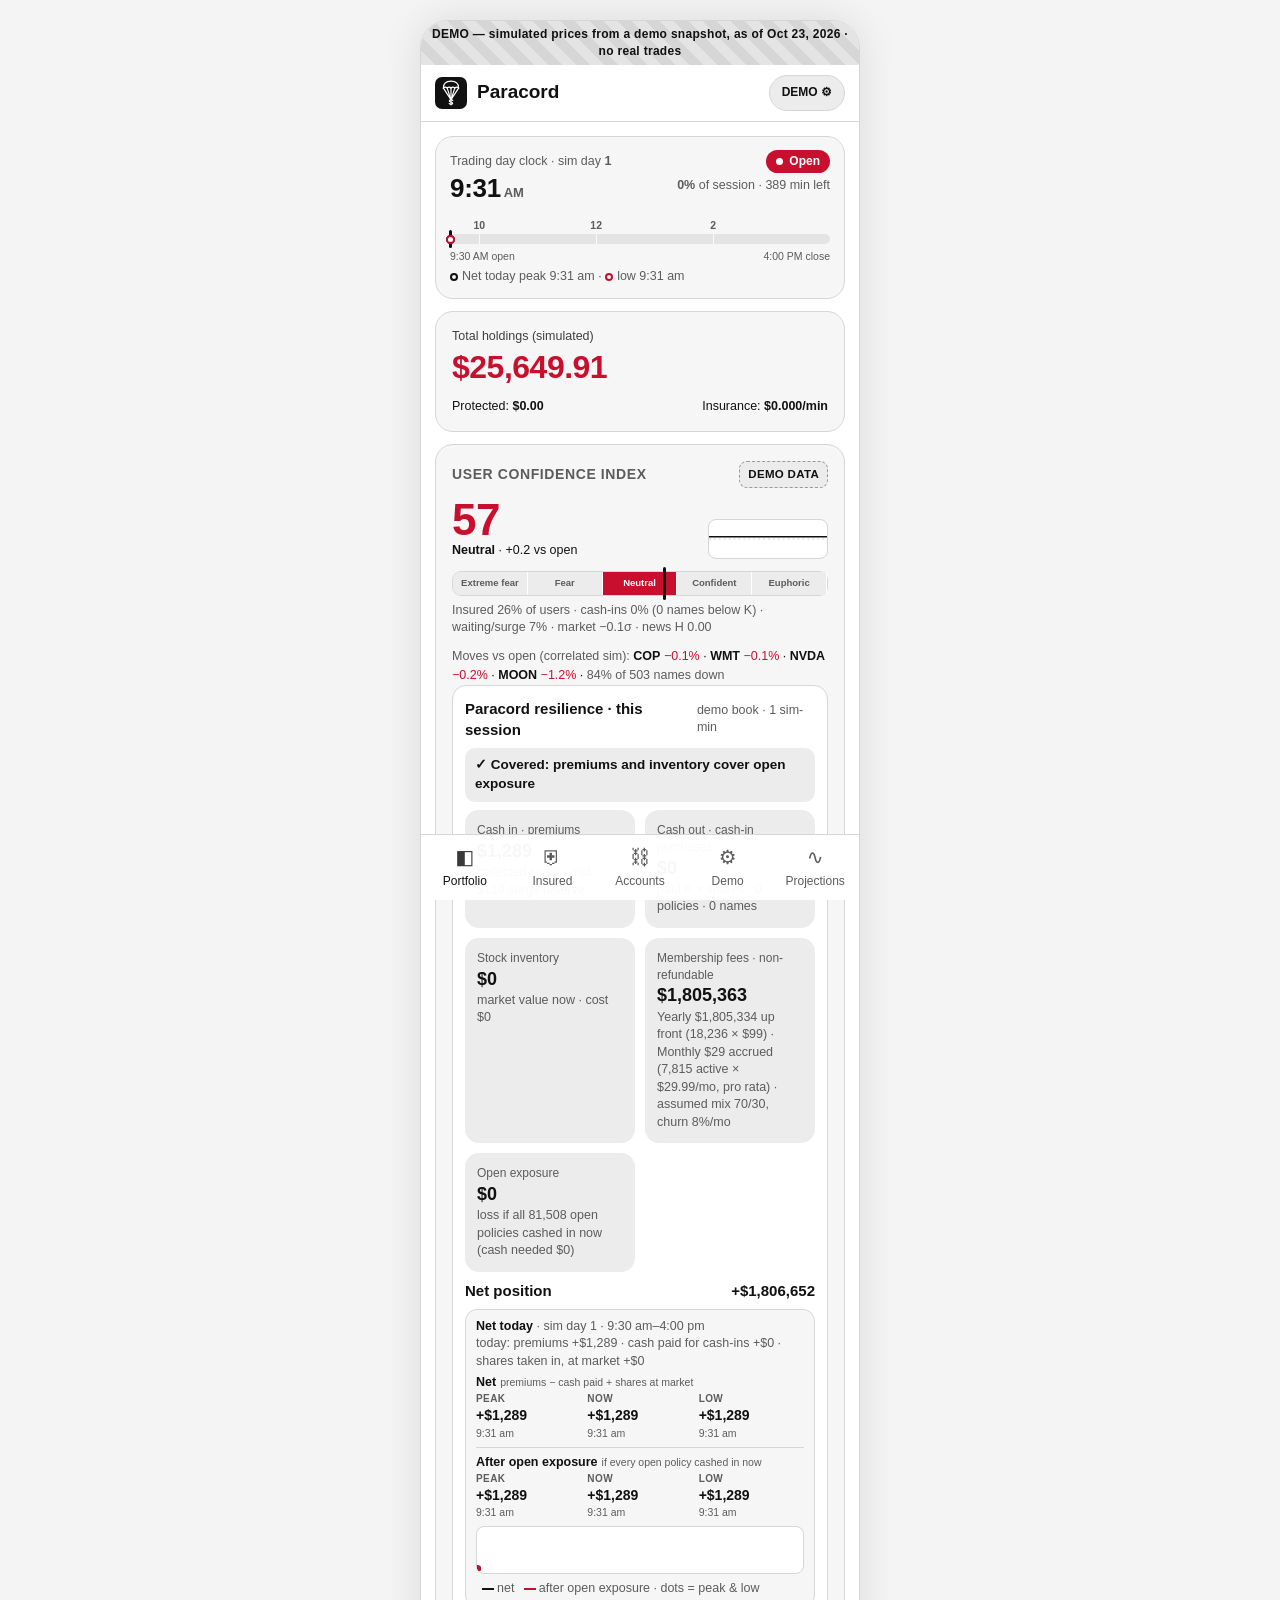
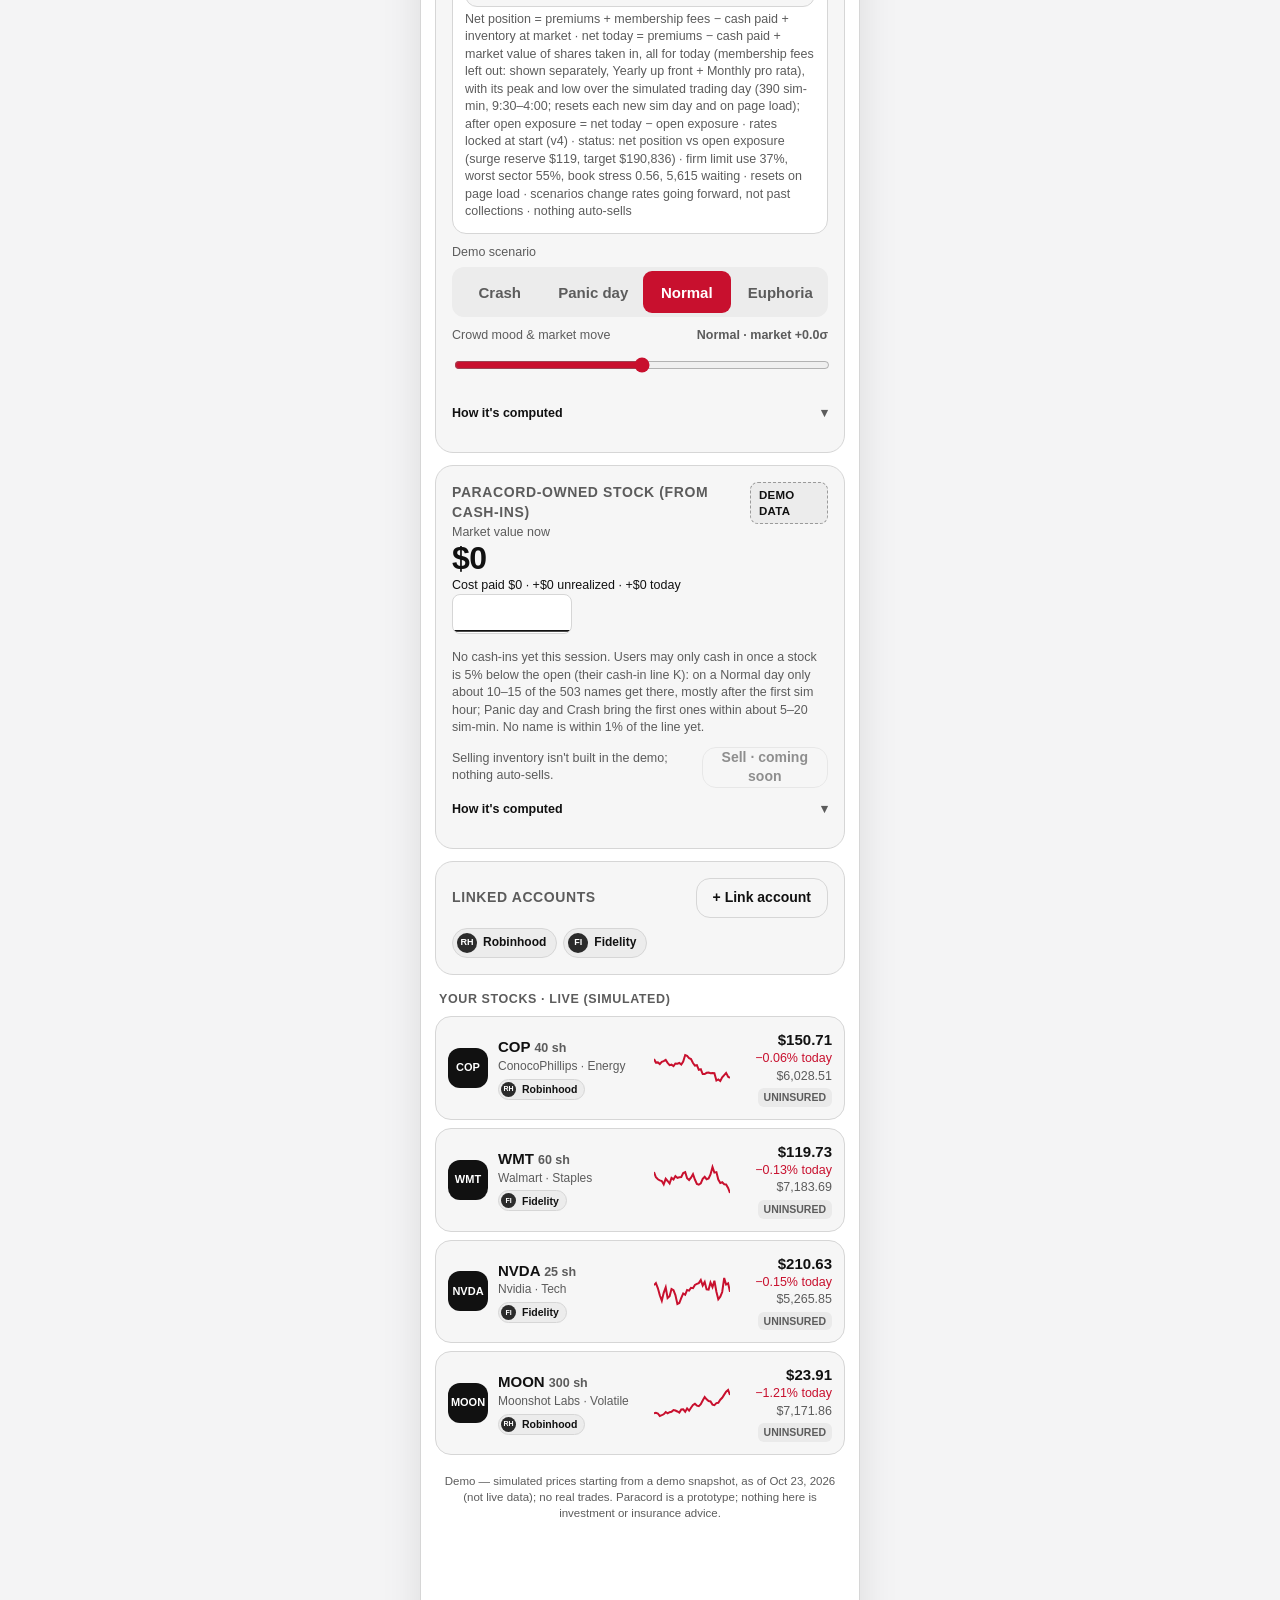
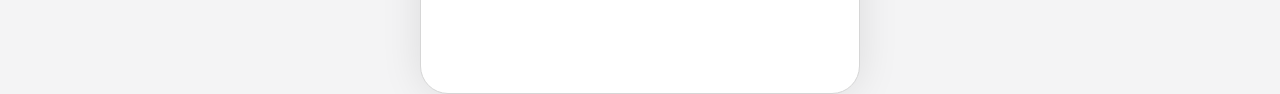
<file: index.html>
<!doctype html>
<html lang="en">
<head>
<meta charset="utf-8">
<meta name="viewport" content="width=device-width, initial-scale=1, viewport-fit=cover">
<meta name="theme-color" content="#ffffff">
<title>Paracord — Demo stock insurance</title>
<link rel="icon" type="image/svg+xml" href="logo-badge.svg?v=p12">
<link rel="icon" type="image/png" sizes="32x32" href="favicon-32-badge.png?v=p12">
<link rel="apple-touch-icon" sizes="180x180" href="apple-touch-icon-badge.png?v=p12">
<link rel="stylesheet" href="styles.css?v=p12">
<link rel="stylesheet" href="projections.css?v=p12">
</head>
<body>
<div id="app" class="phone">
  <div class="demo-banner" role="note">DEMO — simulated prices from a demo snapshot, as of Oct 23, 2026 · no real trades</div>
  <header class="topbar">
    <button id="backBtn" class="icon-btn" aria-label="Back" hidden>&#8592;</button>
    <div class="brand" id="brand"><img class="logo" src="logo-badge.svg?v=p12" alt="" width="32" height="32"><span>Paracord</span></div>
    <div class="title" id="title"></div>
    <button id="demoChip" class="demo-chip" aria-label="Open demo menu">DEMO ⚙</button>
  </header>
  <main id="view" tabindex="-1"></main>
  <nav class="tabs" id="tabs">
    <button data-tab="home"><span class="ti">◧</span>Portfolio</button>
    <button data-tab="insured"><span class="ti">⛨</span>Insured</button>
    <button data-tab="accounts"><span class="ti">⛓</span>Accounts</button>
    <button data-tab="demo"><span class="ti">⚙</span>Demo</button>
    <button data-tab="projections"><span class="ti">∿</span>Projections</button>
  </nav>
  <div id="sheetRoot"></div>
  <div id="toast" role="status" aria-live="polite"></div>
</div>
<script src="rate.js?v=p12"></script>
<script src="data/universe.js?v=p12"></script>
<script src="data.js?v=p12"></script>
<script src="sim.js?v=p12"></script>
<script src="projections.js?v=p12"></script>
<script src="confidence.js?v=p12"></script>
<script src="app.js?v=p12"></script>
</body>
</html>
</file>
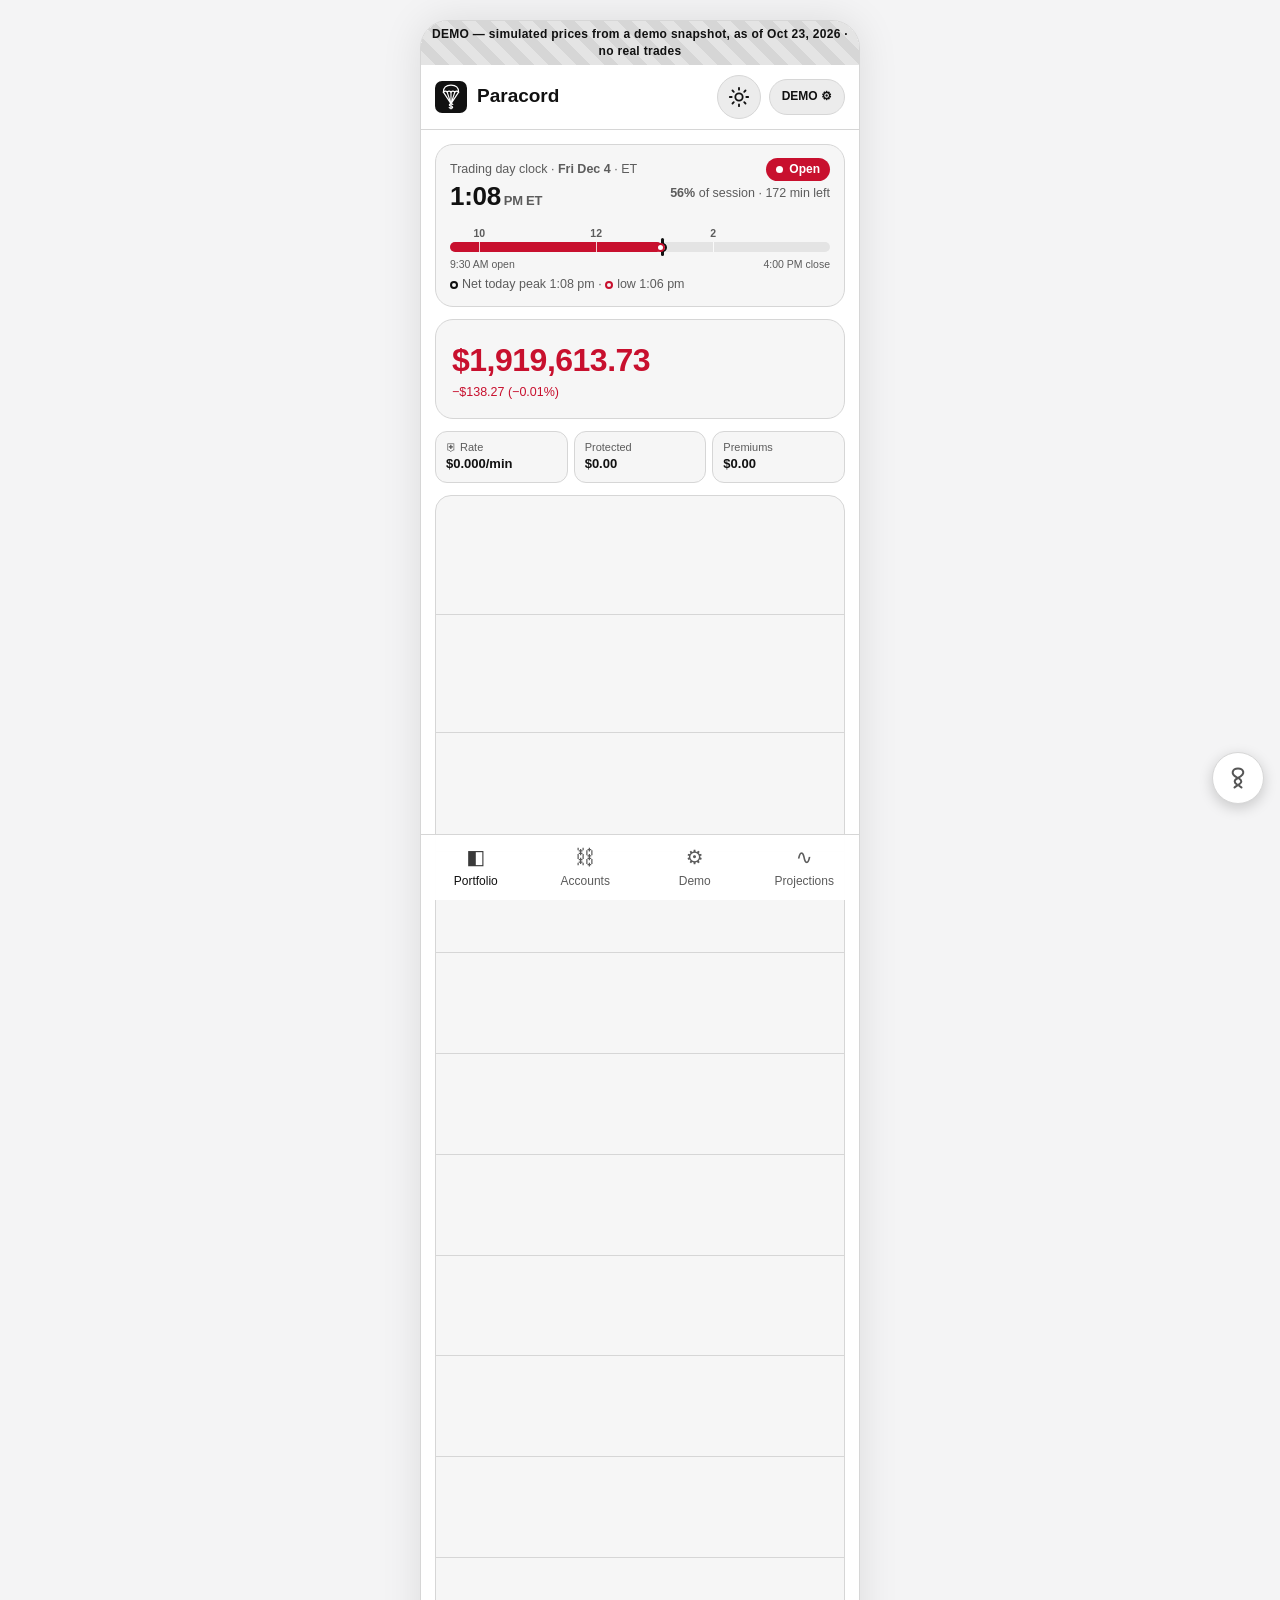
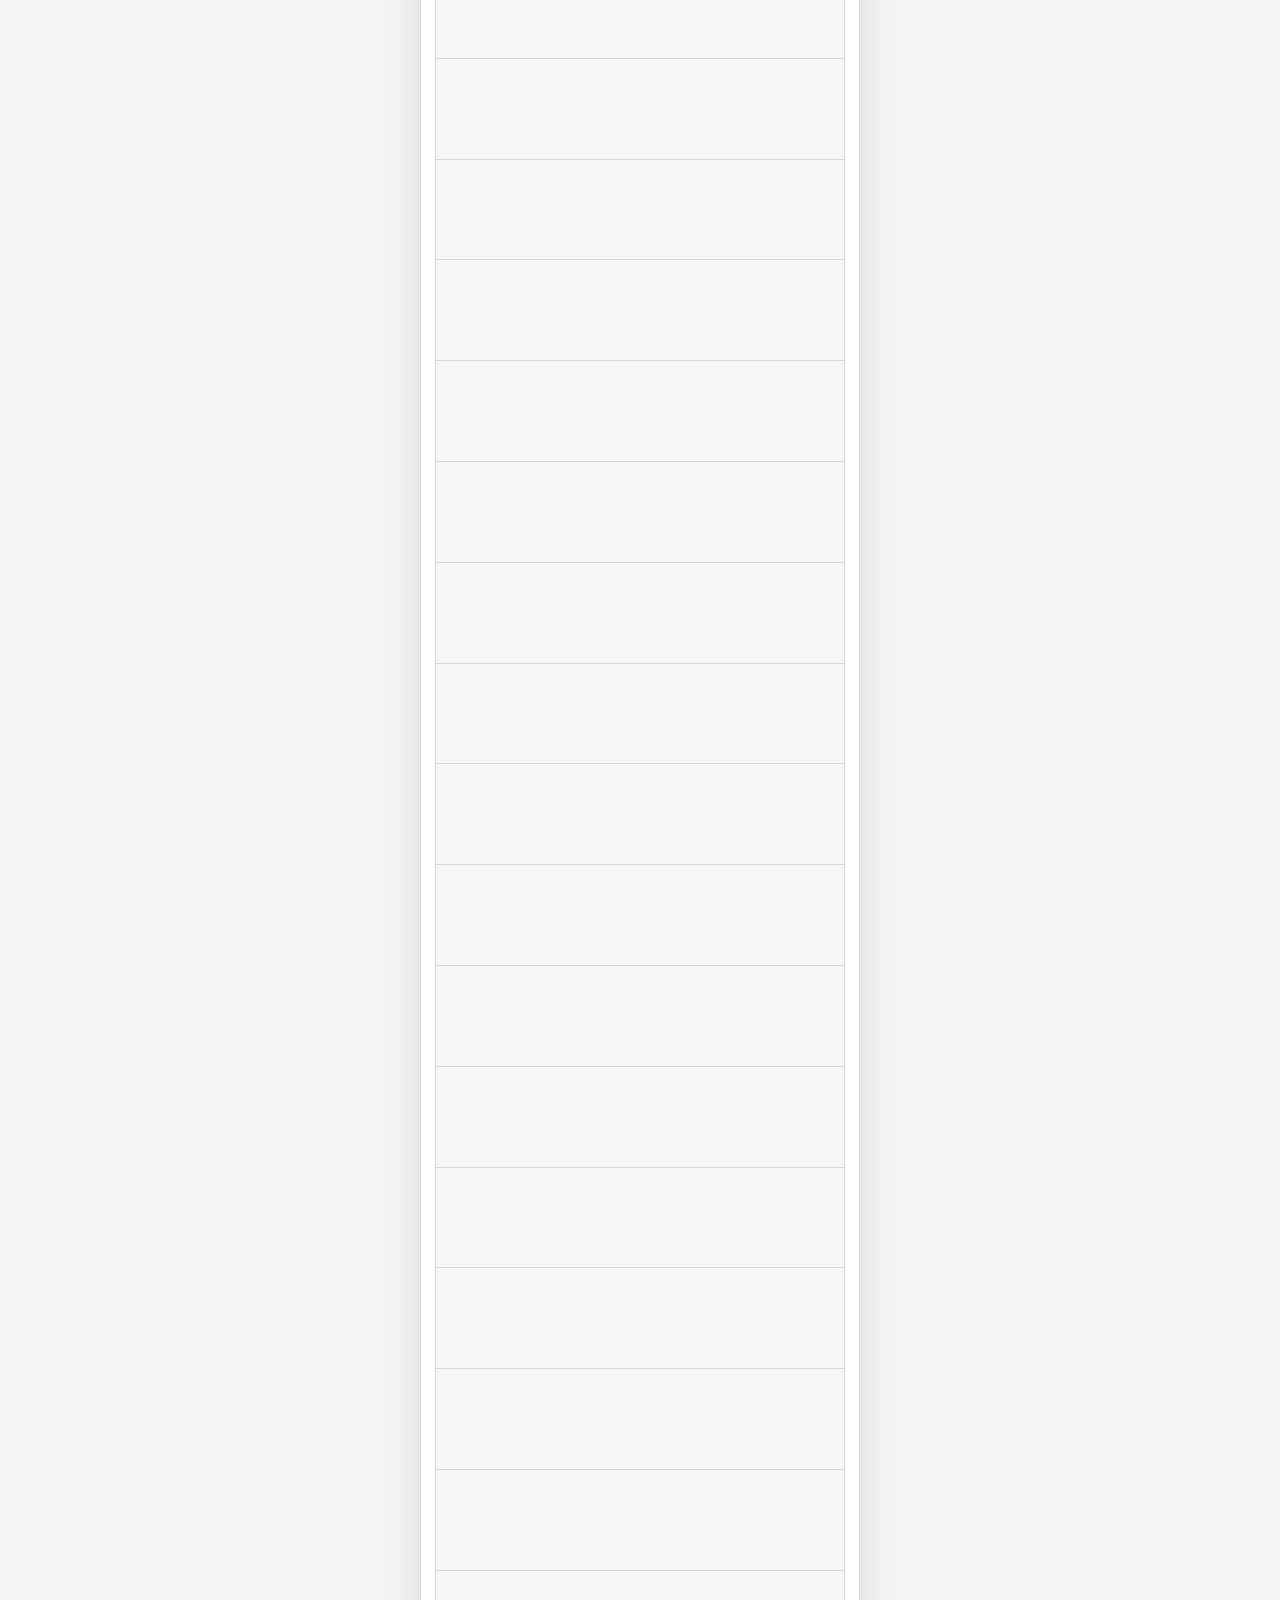
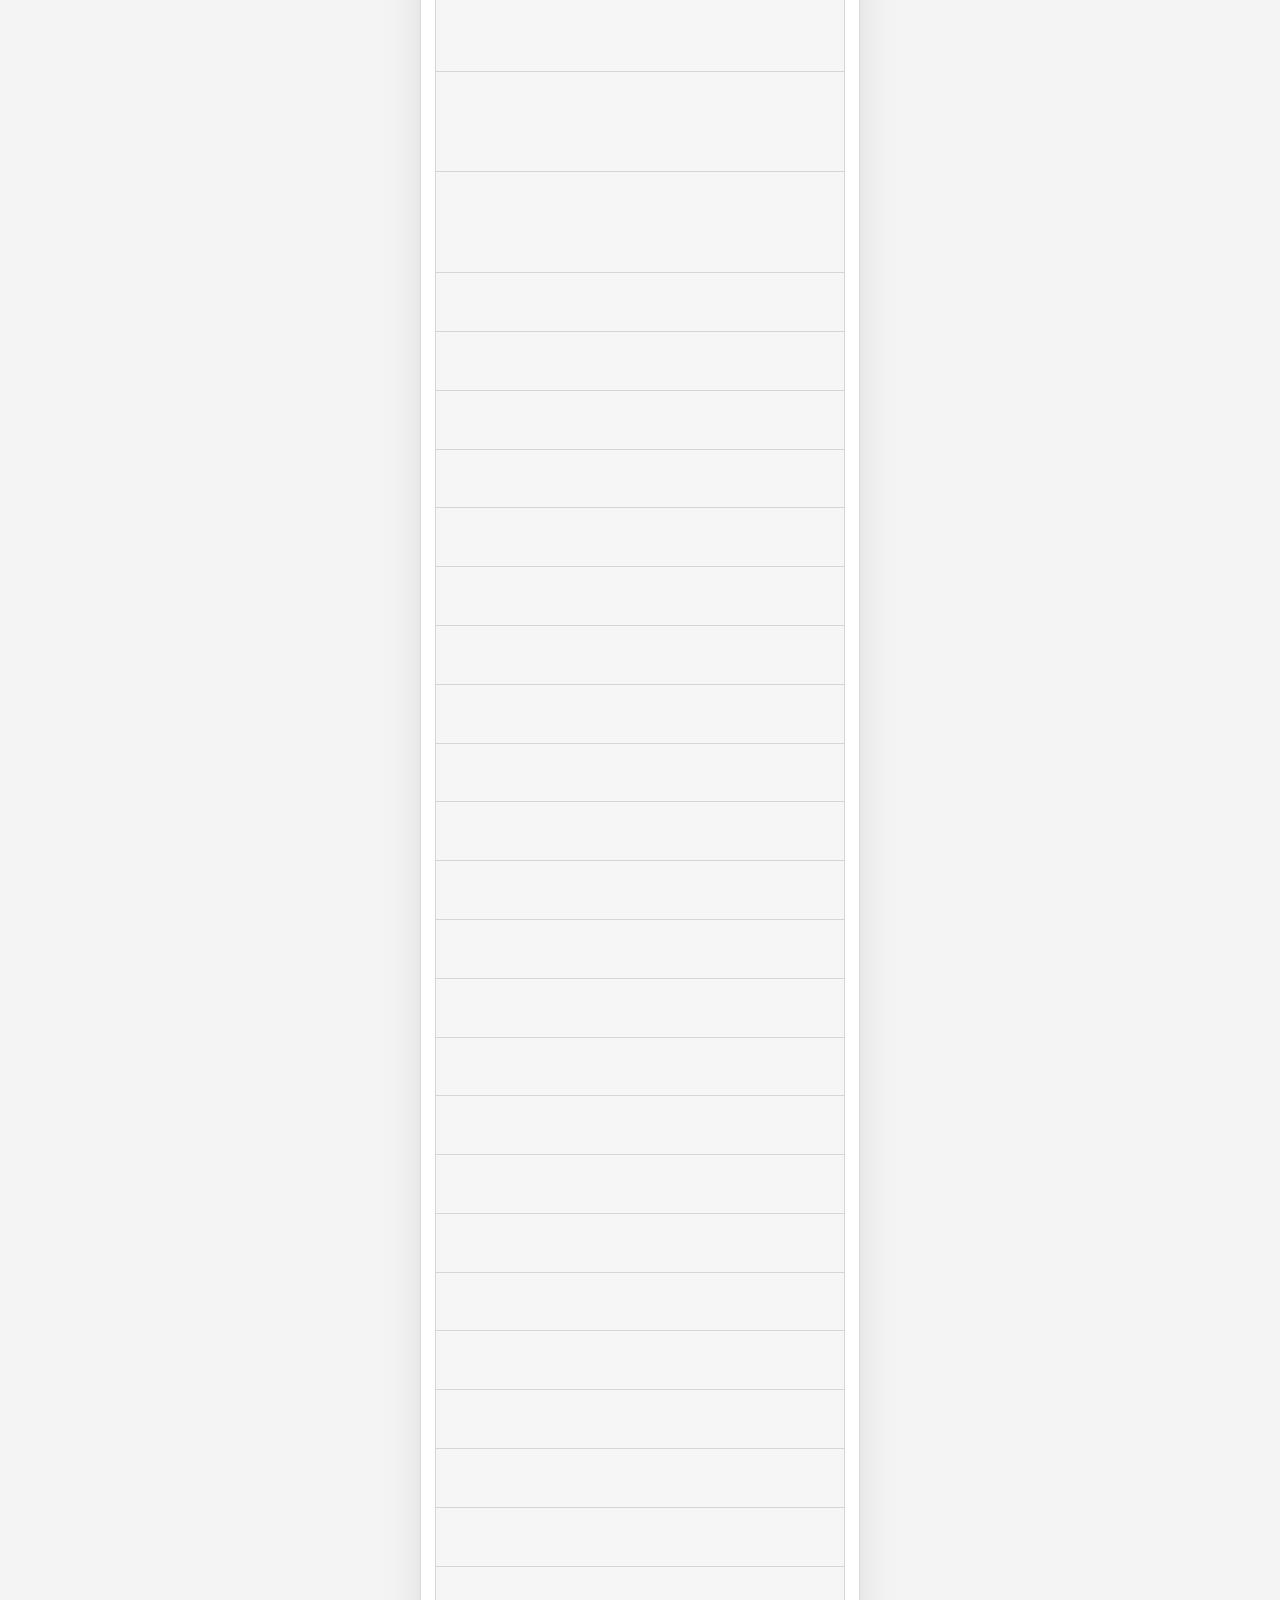
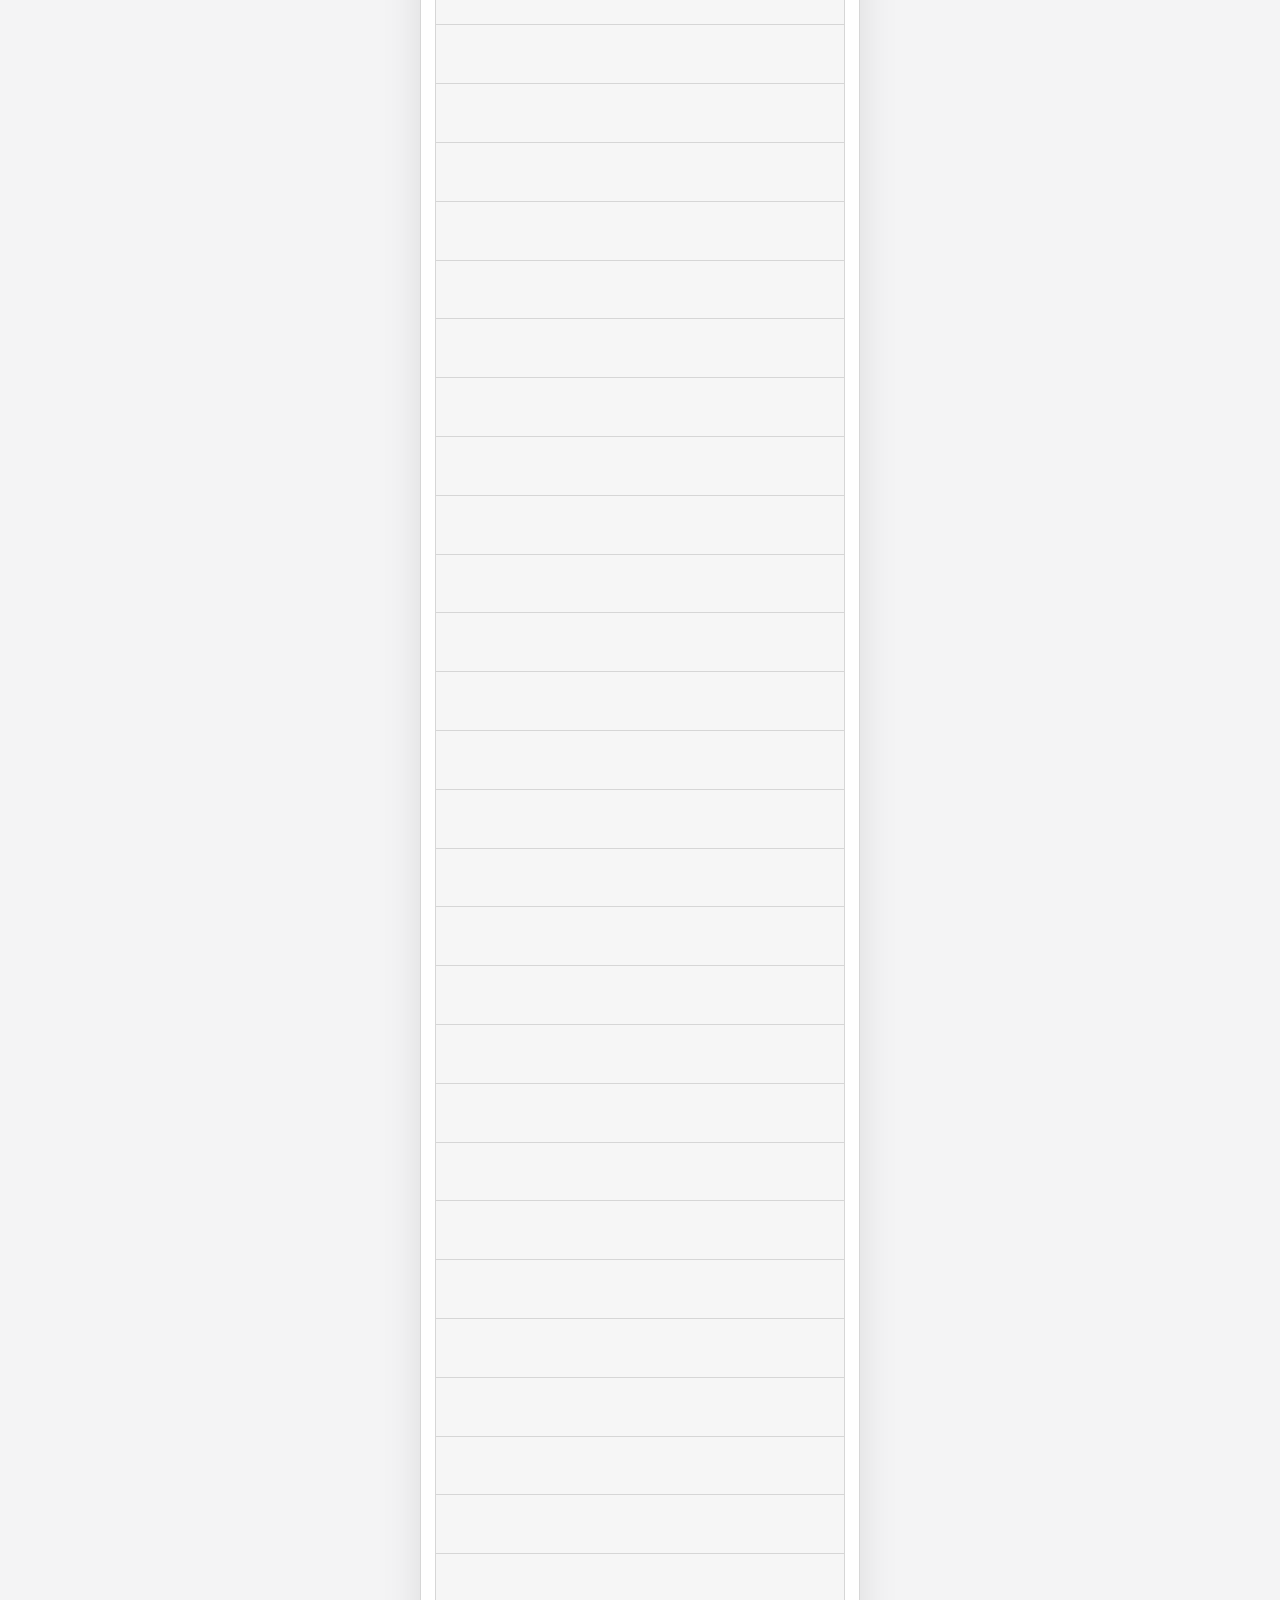
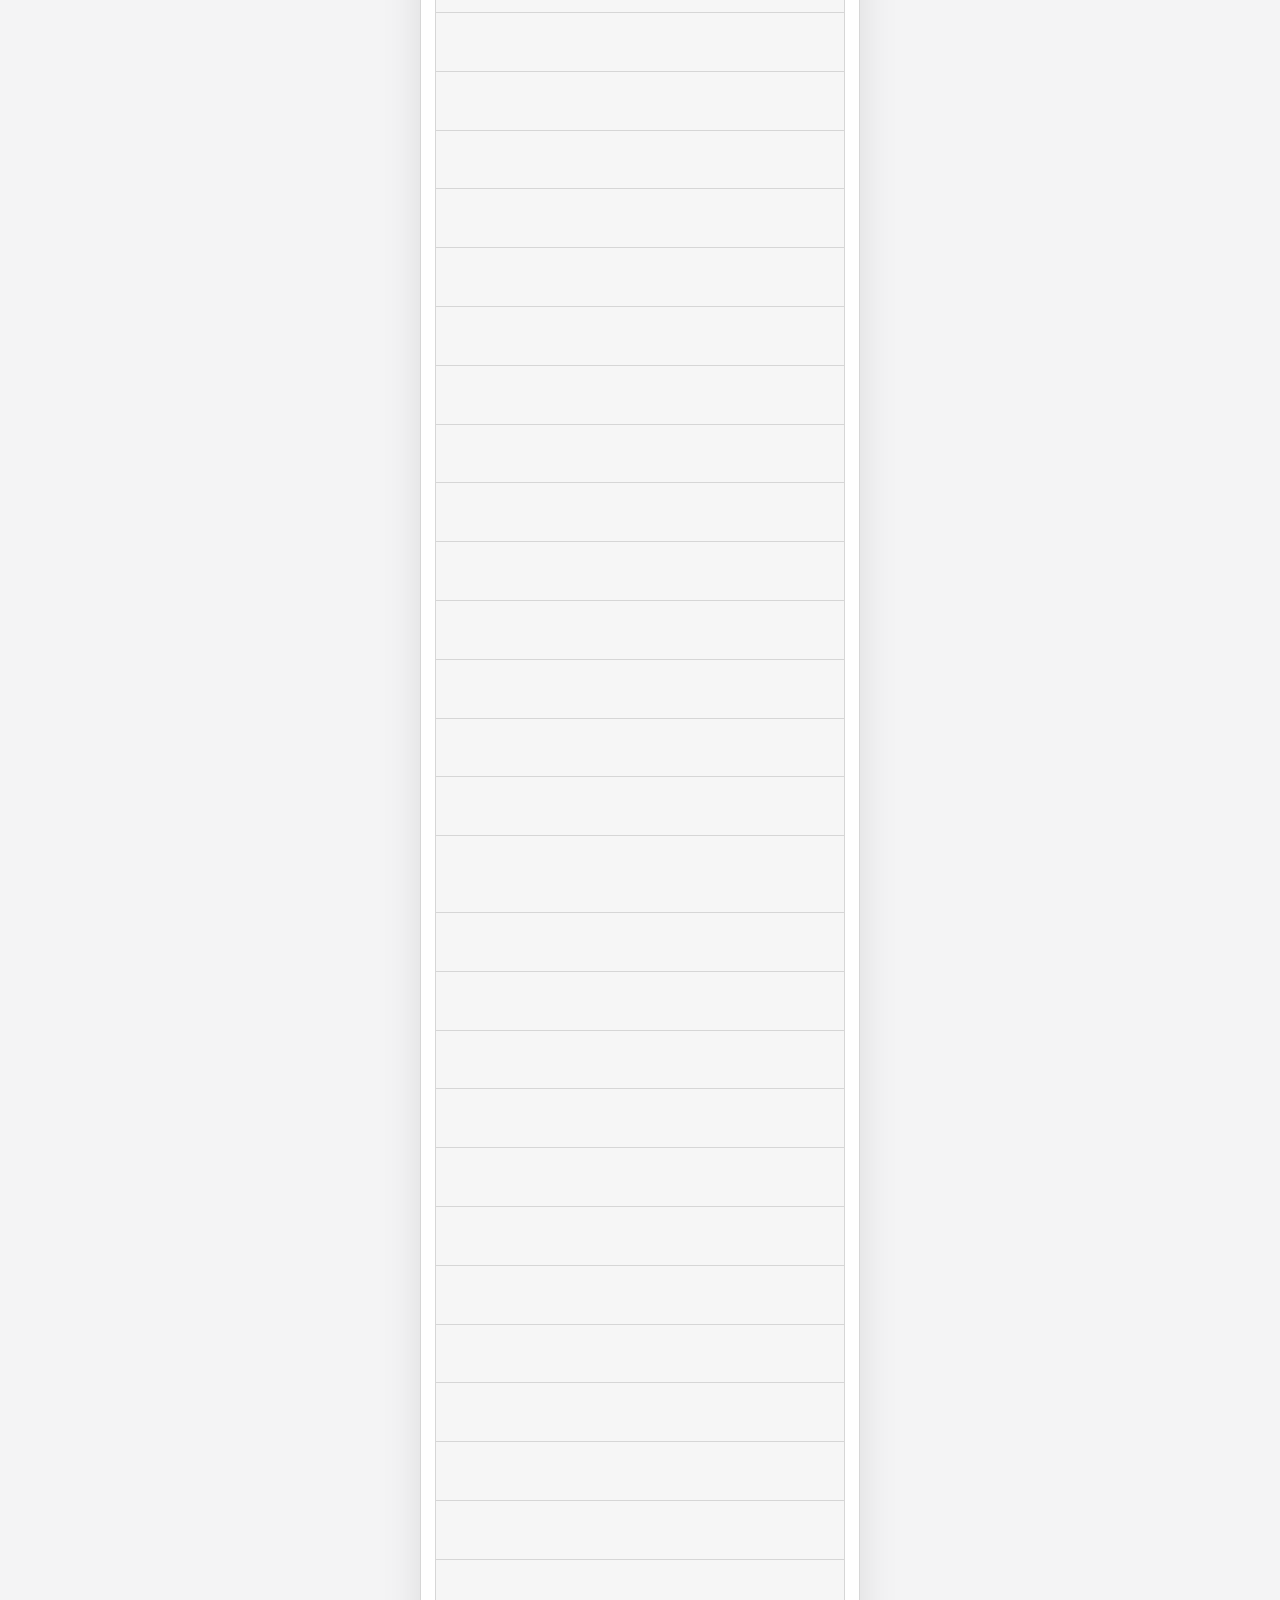
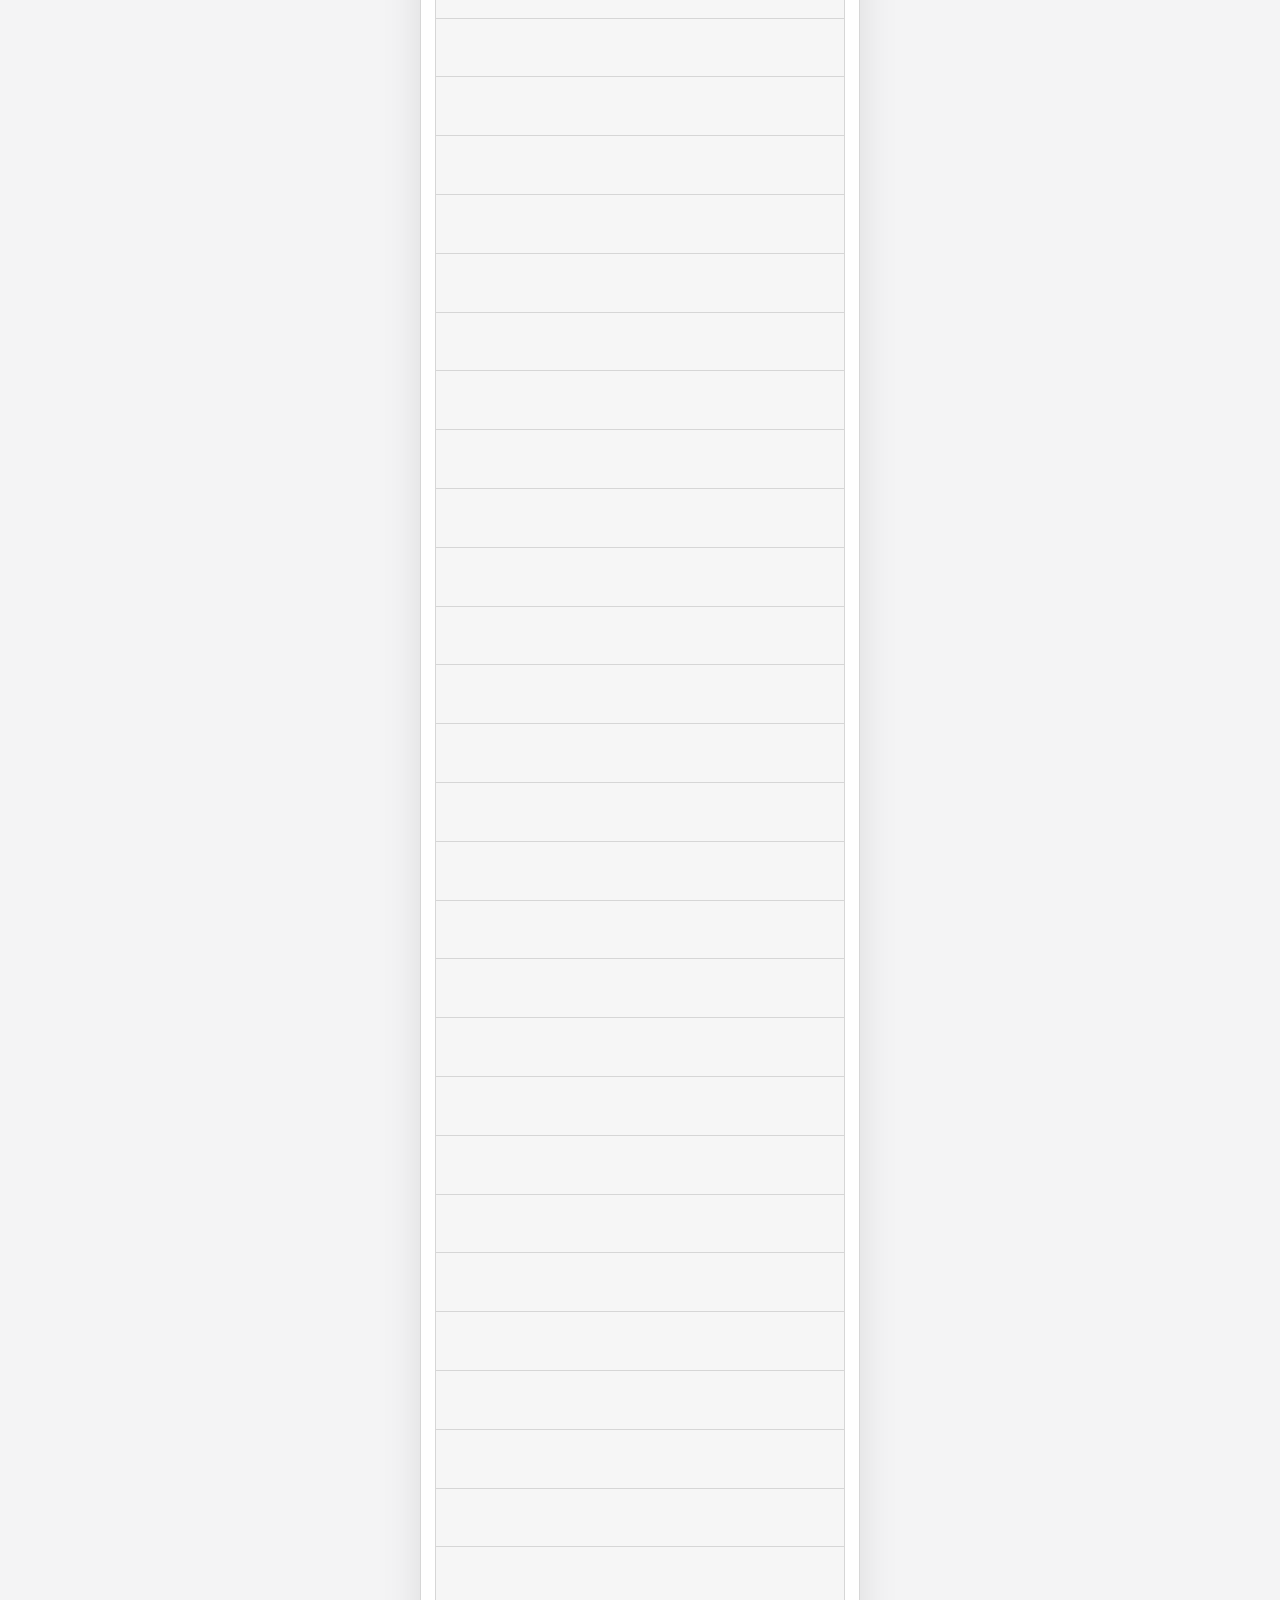
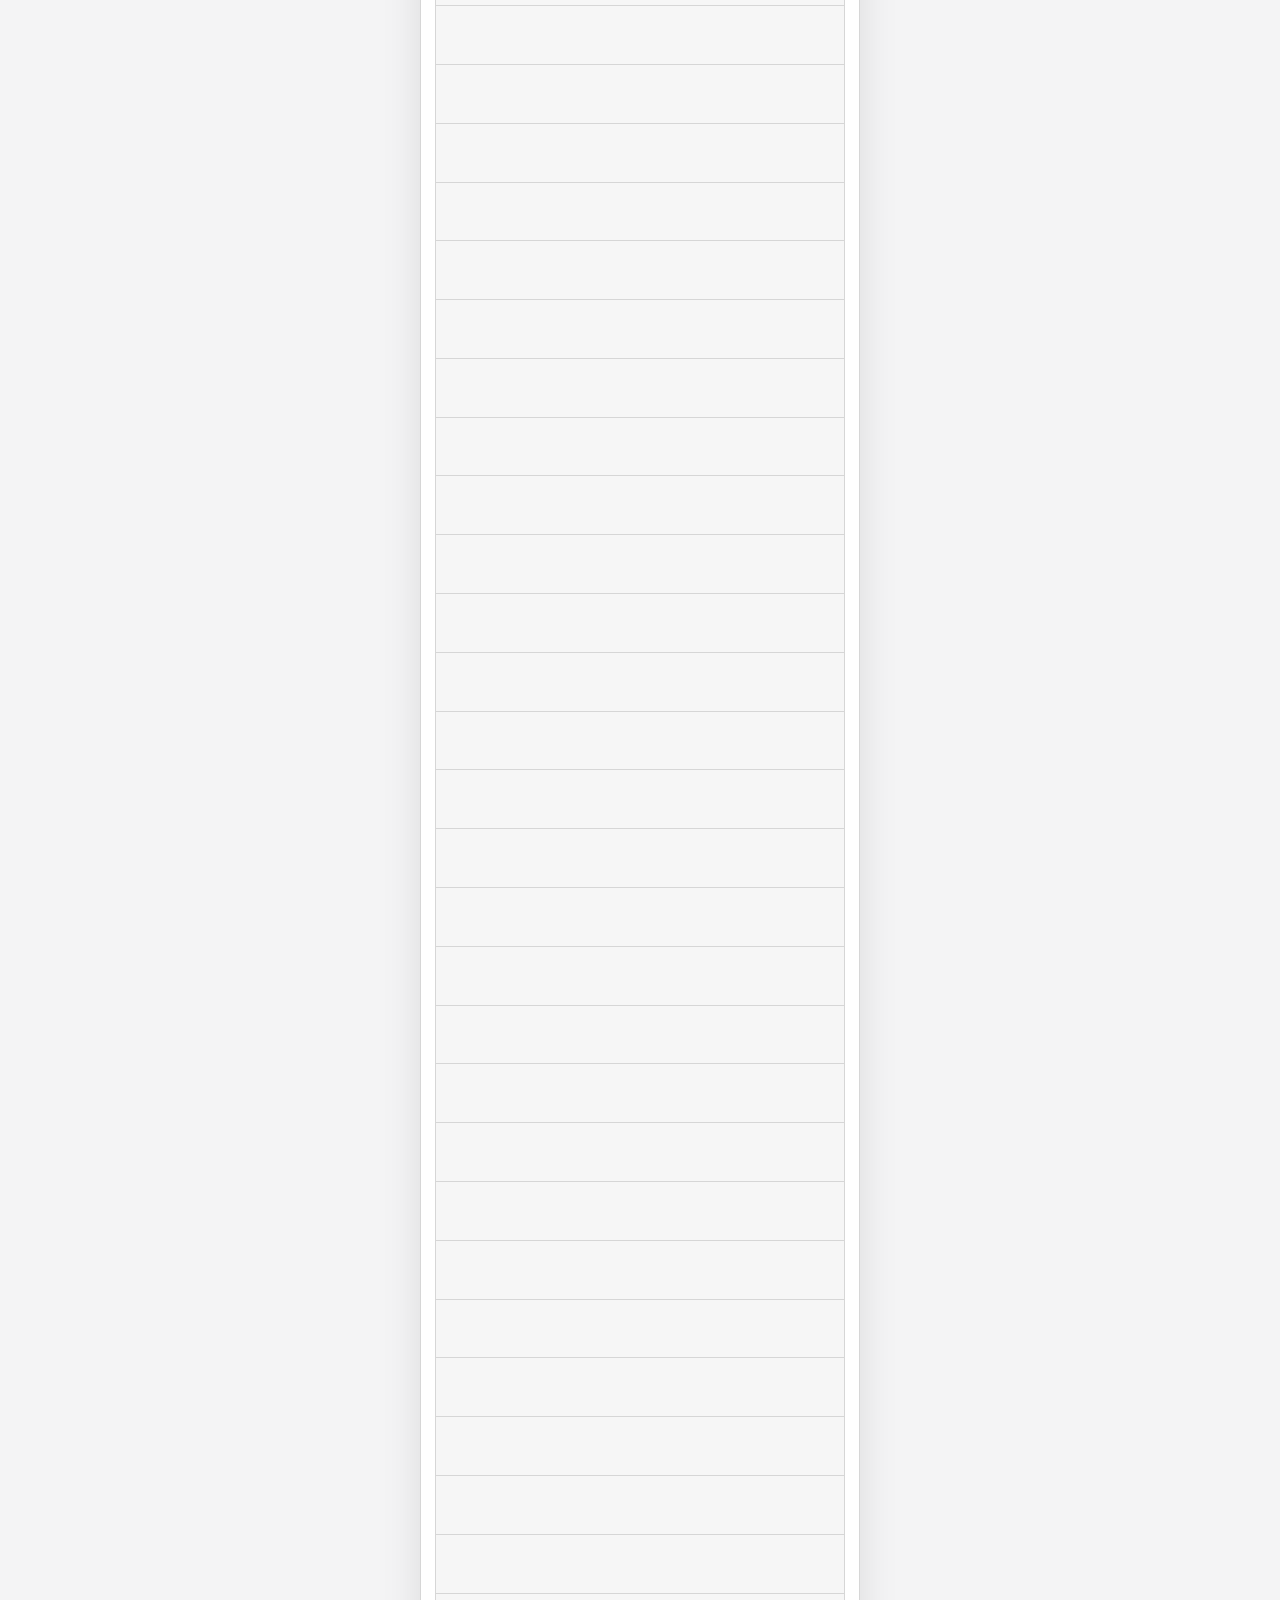
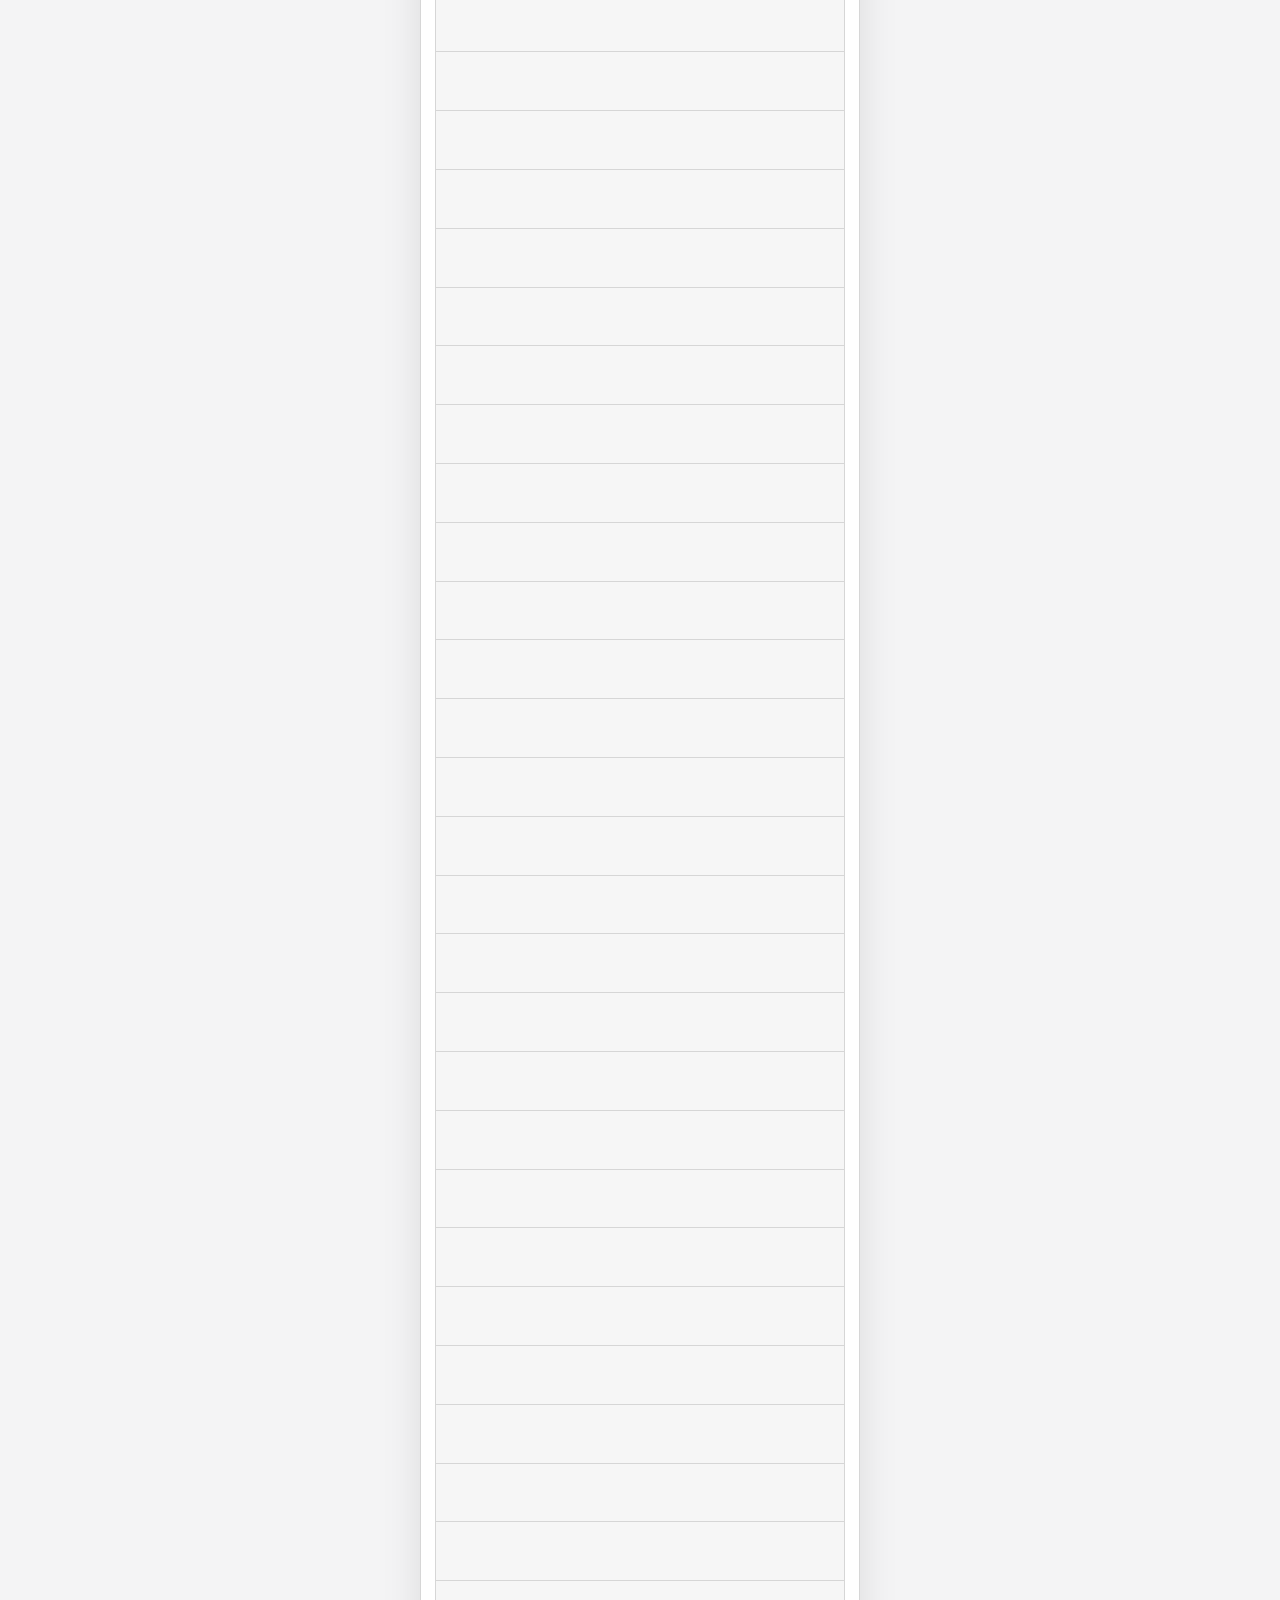
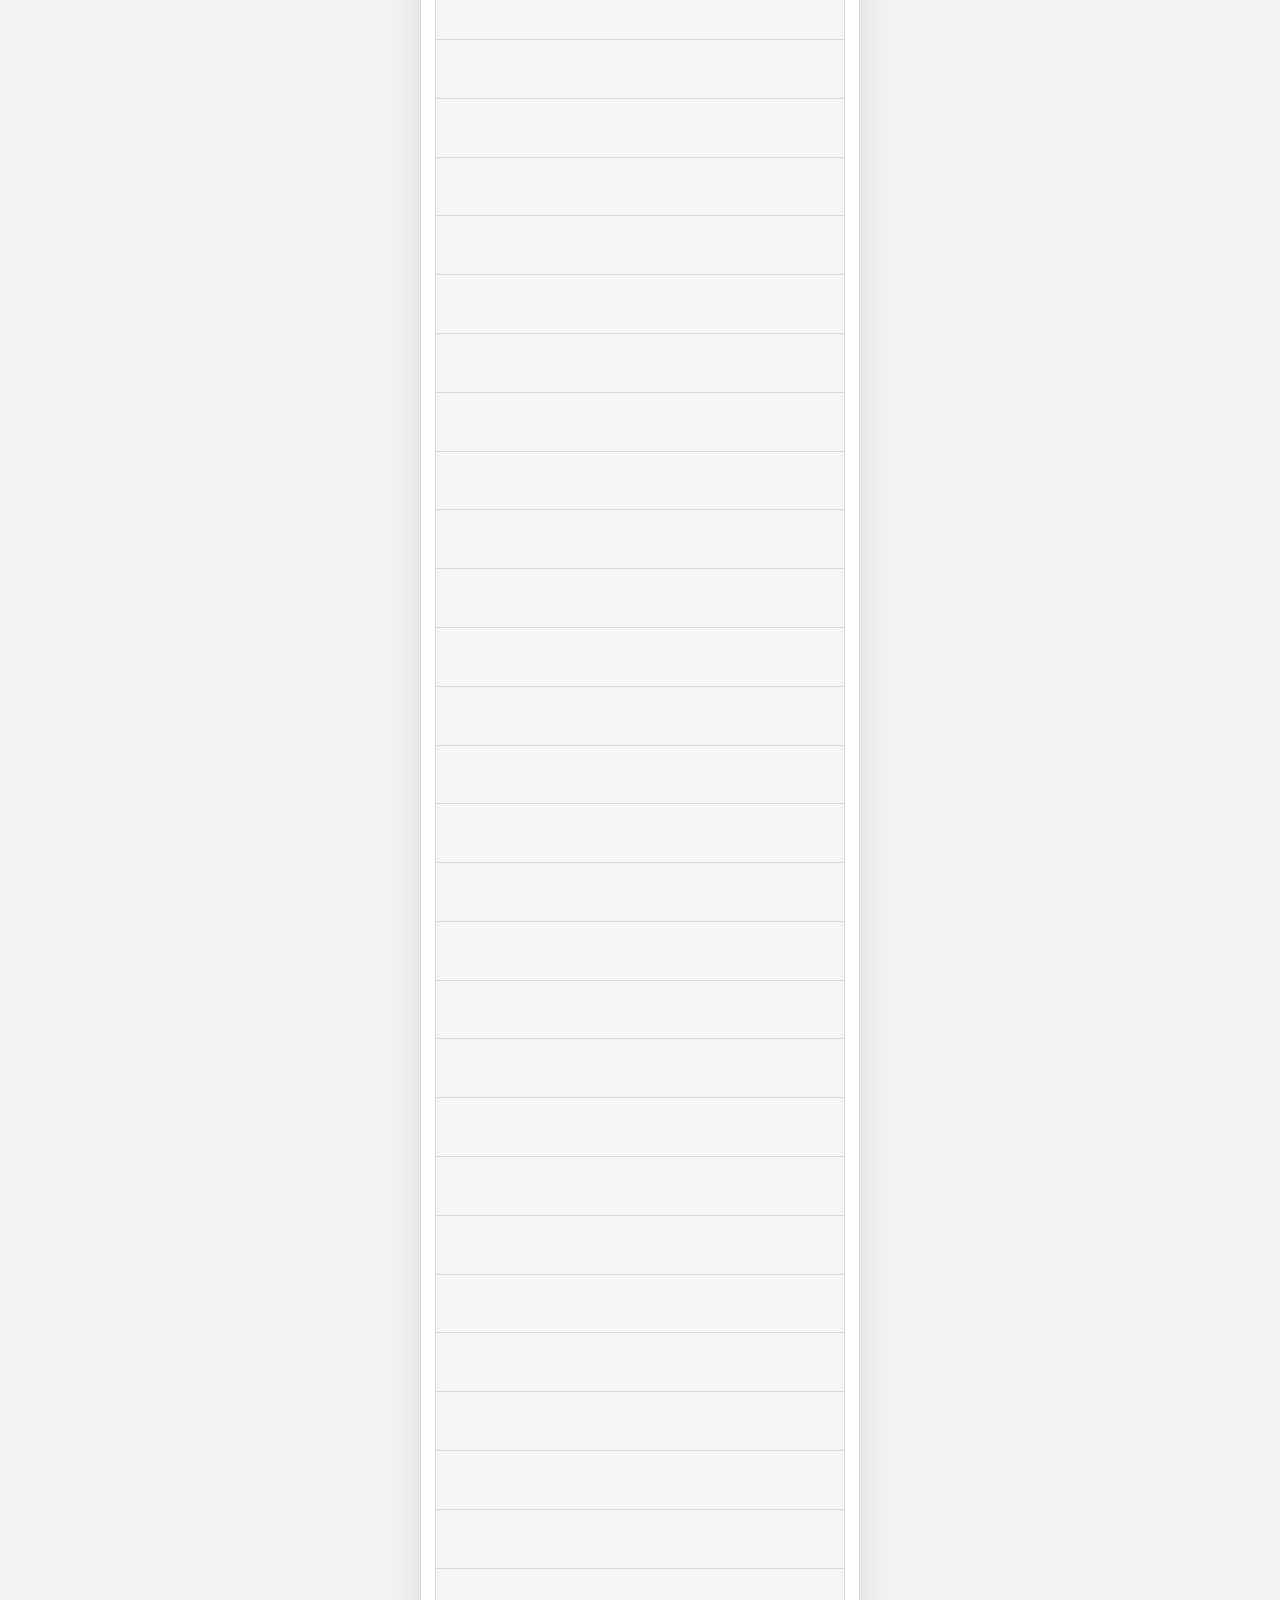
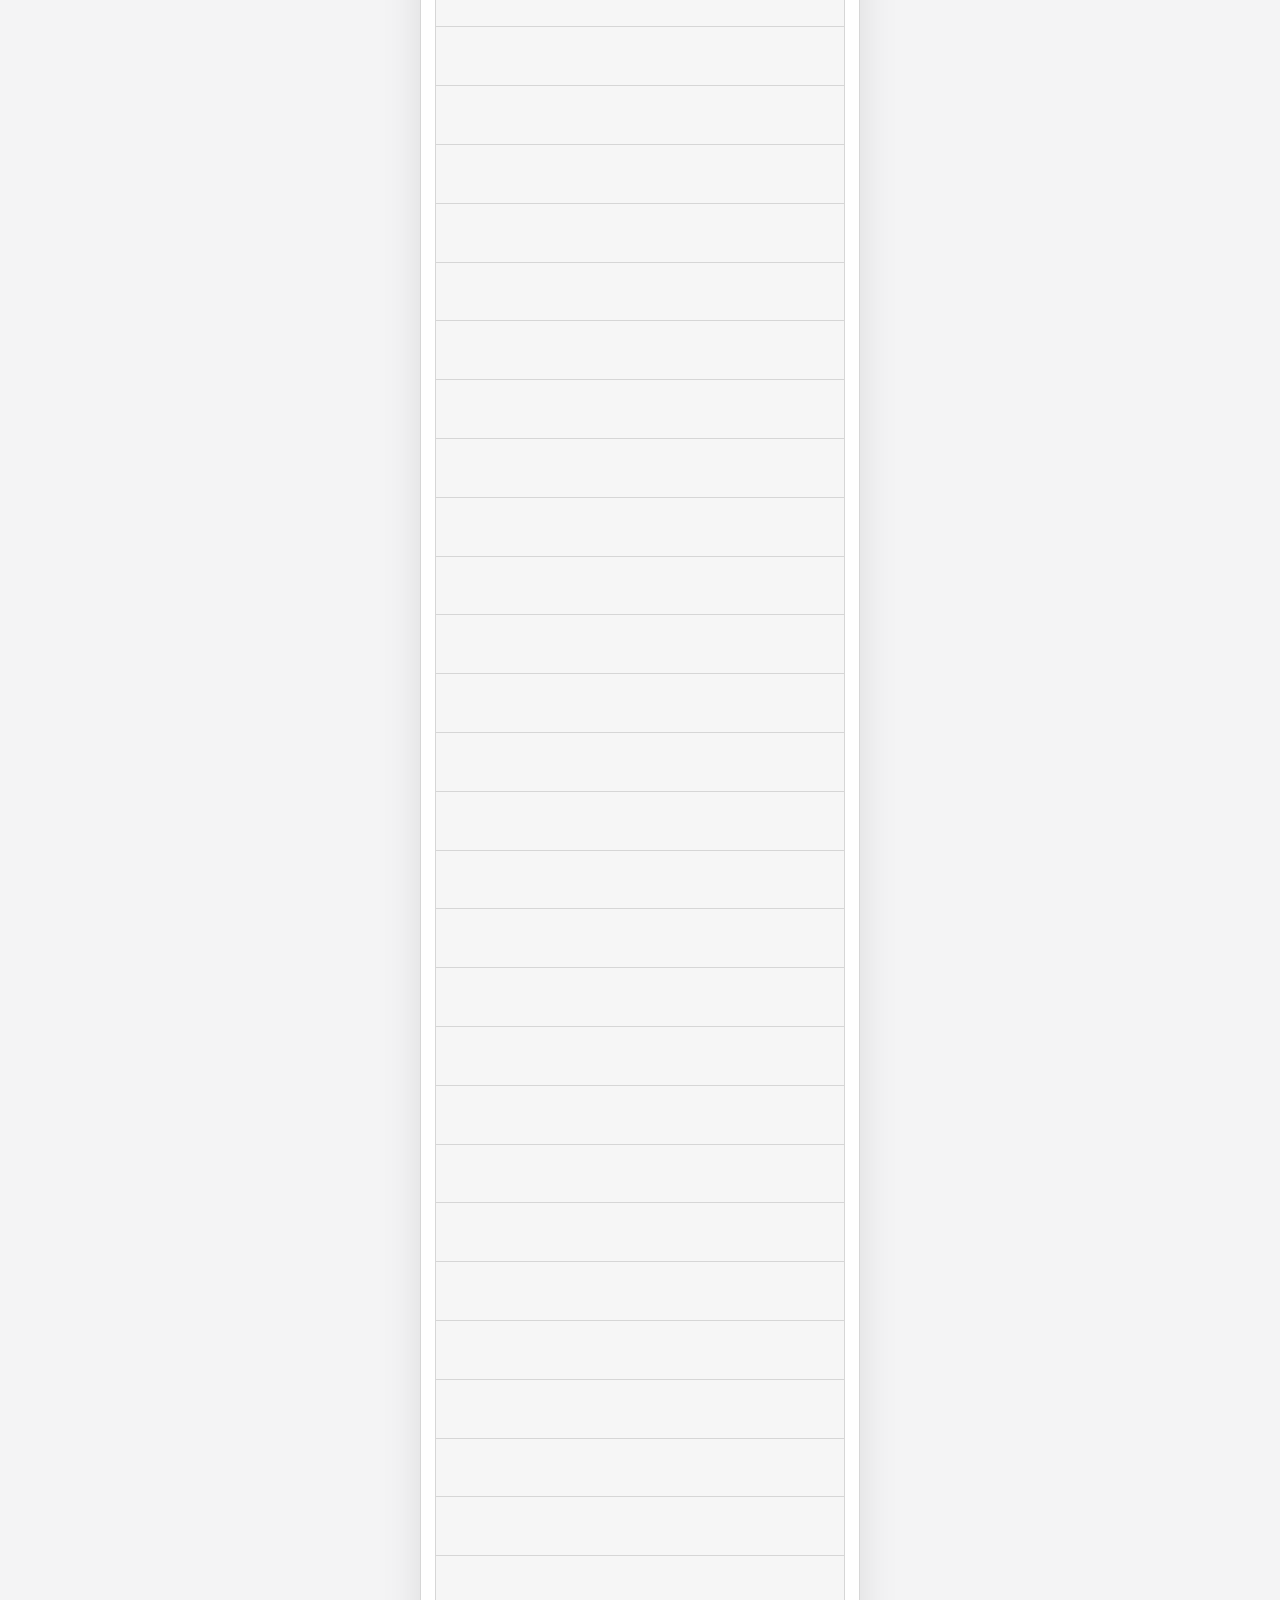
<file: p13/index.html>
<!doctype html>
<html lang="en">
<head>
<meta charset="utf-8">
<meta name="viewport" content="width=device-width, initial-scale=1, viewport-fit=cover">
<meta name="theme-color" content="#ffffff">
<meta name="color-scheme" content="light dark">
<script>/* theme1: set the theme before first paint (no flash): saved choice, else the device setting */(function(){var t=null;try{t=localStorage.getItem('p13:theme')}catch(e){}if(t!=='light'&&t!=='dark')t=window.matchMedia&&matchMedia('(prefers-color-scheme: dark)').matches?'dark':'light';document.documentElement.setAttribute('data-theme',t);var m=document.querySelector('meta[name="theme-color"]');if(m)m.setAttribute('content',t==='dark'?'#121316':'#ffffff')})()</script>
<title>Paracord — Demo stock insurance</title>
<link rel="icon" type="image/svg+xml" href="logo-badge.svg?v=p13f4">
<link rel="icon" type="image/png" sizes="32x32" href="favicon-32-badge.png?v=p13f4">
<link rel="apple-touch-icon" sizes="180x180" href="apple-touch-icon-badge.png?v=p13f4">
<link rel="stylesheet" href="styles.css?v=p13f4">
<link rel="stylesheet" href="projections.css?v=p13f4">
<link rel="stylesheet" href="bouncer.css?v=p13f4">
</head>
<body>
<div id="app" class="phone">
  <div class="demo-banner" role="note">DEMO — simulated prices from a demo snapshot, as of Oct 23, 2026 · no real trades</div>
  <header class="topbar">
    <button id="backBtn" class="icon-btn" aria-label="Back" hidden>&#8592;</button>
    <div class="brand" id="brand"><img class="logo logo-light" src="logo-badge.svg?v=p13f4" alt="" width="32" height="32"><img class="logo logo-dark" src="logo-badge-dark.svg?v=p13f4" alt="" width="32" height="32"><span>Paracord</span></div>
    <div class="title" id="title"></div>
    <button id="themeBtn" class="theme-btn" type="button" aria-pressed="false" aria-label="Light mode on. Switch to dark mode"><svg class="sun" viewBox="0 0 24 24" fill="none" stroke="currentColor" stroke-width="2" stroke-linecap="round" aria-hidden="true"><circle cx="12" cy="12" r="4"/><path d="M12 2v2M12 20v2M4.9 4.9l1.4 1.4M17.7 17.7l1.4 1.4M2 12h2M20 12h2M4.9 19.1l1.4-1.4M17.7 6.3l1.4-1.4"/></svg><svg class="moon" viewBox="0 0 24 24" fill="none" stroke="currentColor" stroke-width="2" stroke-linecap="round" stroke-linejoin="round" aria-hidden="true"><path d="M20.5 14.2A8.5 8.5 0 0 1 9.8 3.5a8.5 8.5 0 1 0 10.7 10.7z"/></svg></button>
    <button id="demoChip" class="demo-chip" aria-label="Open demo menu">DEMO ⚙</button>
  </header>
  <main id="view" tabindex="-1"></main>
  <nav class="tabs" id="tabs">
    <button data-tab="home"><span class="ti">◧</span>Portfolio</button>
    <button data-tab="accounts"><span class="ti">⛓</span>Accounts</button>
    <button data-tab="demo"><span class="ti">⚙</span>Demo</button>
    <button data-tab="projections"><span class="ti">∿</span>Projections</button>
  </nav>
  <div id="sheetRoot"></div>
  <div id="toast" role="status" aria-live="polite"></div>
</div>
<script src="rate.js?v=p13f4"></script>
<script src="data/universe.js?v=p13f4"></script>
<script src="data.js?v=p13f4"></script>
<script src="sim.js?v=p13f4"></script>
<script src="projections.js?v=p13f4"></script>
<script src="confidence.js?v=p13f4"></script>
<script src="market.js?v=p13f4"></script>
<script src="bouncer-core.js?v=p13f4"></script>
<script src="alerts.js?v=p13f4"></script>
<script src="app.js?v=p13f4"></script>
<script src="bouncer.js?v=p13f4"></script>
<script src="theme.js?v=p13f4"></script>
</body>
</html>
</file>
<file: styles.css>
:root{
  /* p4 light palette: white + grays, restrained red accent. Gains = near-black with "+", losses = red with "−". */
  --bg:#ffffff;--page:#f4f4f5;--panel:#f6f6f6;--panel2:#ececec;--line:#d6d6d6;--text:#111111;--muted:#5c5c5c;--faint:#8a8a8a;
  --accent:#c8102e;--accent-ink:#ffffff;--accent-tint:#c8102e14;--accent2:#c8102e;--ink:#111111;--up:#111111;--down:#c8102e;--warn:#3a3a3a;--radius:18px;
}
*{box-sizing:border-box;-webkit-tap-highlight-color:transparent}
html,body{margin:0;height:100%;background:var(--page);color:var(--text);font:15px/1.4 -apple-system,BlinkMacSystemFont,"Segoe UI",Roboto,Inter,sans-serif}
button{font:inherit;color:inherit;cursor:pointer}
.phone{position:relative;max-width:440px;min-height:100vh;margin:0 auto;background:var(--bg);display:flex;flex-direction:column;box-shadow:0 0 40px #0000001a}
.demo-banner{position:sticky;top:0;z-index:30;background:repeating-linear-gradient(45deg,#e4e4e4,#e4e4e4 10px,#d6d6d6 10px,#d6d6d6 20px);color:#111111;font-weight:800;font-size:12px;text-align:center;padding:5px 8px;letter-spacing:.3px}
.topbar{position:sticky;top:25px;z-index:20;display:flex;align-items:center;gap:8px;padding:10px 14px;background:rgba(255,255,255,.94);backdrop-filter:blur(8px);border-bottom:1px solid var(--line);min-height:56px}
.brand{display:flex;align-items:center;gap:10px;font-weight:800;font-size:19px}
.logo{display:block;width:32px;height:32px;flex:none}
.title{flex:1;font-weight:700;font-size:17px;white-space:nowrap;overflow:hidden;text-overflow:ellipsis}
.brand+.title:empty{flex:1}
.icon-btn{width:44px;height:44px;border-radius:12px;border:1px solid var(--line);background:var(--panel);font-size:20px}
.demo-chip{margin-left:auto;border:1px solid var(--line);background:var(--panel2);color:var(--text);border-radius:999px;padding:8px 12px;font-weight:700;font-size:12px;min-height:36px}
main{flex:1;padding:14px 14px 100px;outline:none}
.tabs{position:sticky;bottom:0;z-index:20;display:grid;grid-template-columns:repeat(4,1fr);background:rgba(255,255,255,.97);border-top:1px solid var(--line);padding-bottom:env(safe-area-inset-bottom)}
.tabs button{background:none;border:0;padding:8px 0 10px;min-height:60px;color:var(--muted);font-size:12px;display:flex;flex-direction:column;align-items:center;gap:2px}
.tabs .ti{font-size:20px}
.tabs button.on{color:var(--text)}
.tabs button.on .ti{color:var(--accent)}
.card{background:var(--panel);border:1px solid var(--line);border-radius:var(--radius);padding:16px;margin-bottom:12px}
.card h3{margin:0 0 10px;font-size:14px;color:var(--muted);font-weight:600;text-transform:uppercase;letter-spacing:.6px}
.hero{background:var(--panel);border:1px solid var(--line)}
.hero .big{color:var(--accent)}
.big{font-size:32px;font-weight:800;letter-spacing:-.5px;font-variant-numeric:tabular-nums}
.muted{color:var(--muted)}.small{font-size:12.5px}
.up{color:var(--up)}.down{color:var(--down)}
.num{font-variant-numeric:tabular-nums}
.row{display:flex;align-items:center;gap:10px}
.between{justify-content:space-between}
.grid2{display:grid;grid-template-columns:1fr 1fr;gap:10px}
.stat{background:var(--panel2);border-radius:14px;padding:12px}
.stat .k{font-size:12px;color:var(--muted)}.stat .v{font-size:18px;font-weight:700;font-variant-numeric:tabular-nums}
.badges{display:flex;flex-wrap:wrap;gap:6px}
.bb{display:inline-flex;align-items:center;gap:6px;border-radius:999px;padding:4px 10px 4px 4px;font-size:12px;font-weight:700;background:var(--panel2);border:1px solid var(--line)}
.bb i{font-style:normal;display:inline-grid;place-items:center;width:20px;height:20px;border-radius:50%;font-size:9px;color:#fff;background:#2b2b2b!important}
.bb.sm{padding:2px 7px 2px 2px;font-size:10.5px}.bb.sm i{width:15px;height:15px;font-size:7px}
.btn{display:flex;align-items:center;justify-content:center;gap:8px;width:100%;min-height:52px;border-radius:14px;border:0;background:var(--accent);color:var(--accent-ink);font-weight:700;font-size:16px;padding:0 16px}
.btn.ghost{background:transparent;border:1px solid var(--line);color:var(--text)}
.btn.mint{background:var(--ink);color:#ffffff}
.btn.warn{background:#ffffff;border:1.5px solid var(--ink);color:var(--ink)}
.btn.danger{background:var(--down)}
.btn.sm{min-height:40px;font-size:14px;width:auto}
.btn+.btn{margin-top:10px}
.stock{display:grid;grid-template-columns:40px 1fr 76px 92px;align-items:center;gap:10px;width:100%;text-align:left;background:var(--panel);border:1px solid var(--line);border-radius:16px;padding:12px;margin-bottom:8px;min-height:72px}
.tk{width:40px;height:40px;border-radius:12px;display:grid;place-items:center;font-weight:800;font-size:11px;color:#fff;background:var(--ink)!important}
.stock .nm{font-weight:700}.stock .sub{font-size:12px;color:var(--muted);white-space:nowrap;overflow:hidden;text-overflow:ellipsis}
.stock .px{text-align:right;font-variant-numeric:tabular-nums}
.ins{display:inline-block;font-size:10.5px;font-weight:800;border-radius:6px;padding:2px 6px;margin-top:3px}
.ins.on{background:var(--accent-tint);color:var(--accent)}.ins.off{background:#0000000d;color:var(--muted)}
.chart{width:100%;height:210px;display:block;border-radius:12px;background:#ffffff;border:1px solid var(--line)}
.toggle{position:relative;width:64px;height:36px;border-radius:999px;border:0;background:#c4c4c4;flex:none;transition:.2s}
.toggle::after{content:"";position:absolute;top:4px;left:4px;width:28px;height:28px;border-radius:50%;background:#fff;transition:.2s}
.toggle[aria-checked=true]{background:var(--accent)}.toggle[aria-checked=true]::after{left:32px}
.rate{font-size:34px;font-weight:800;font-variant-numeric:tabular-nums;color:var(--accent)}
.ratebox{background:#ffffff;border:1px solid var(--line);border-radius:16px;padding:14px;margin:12px 0}
.kv{display:flex;justify-content:space-between;align-items:center;padding:10px 0;border-bottom:1px solid var(--line);font-variant-numeric:tabular-nums}
.kv:last-child{border-bottom:0}.kv .k{color:var(--muted)}.kv .v{font-weight:700}
.kv.total .v{font-size:20px}
.ring{width:84px;height:84px;flex:none}
.pill{display:inline-flex;align-items:center;gap:6px;border-radius:999px;padding:6px 12px;font-weight:800;font-size:13px}
.pill.gold{background:var(--accent);color:#ffffff}
.pill.vol{background:#0000000d;color:var(--muted);font-weight:700;font-size:12px}
.pill.news{background:var(--accent-tint);color:var(--accent)}
.demo-tag{display:inline-block;background:var(--panel2);color:var(--text);border:1px dashed #9a9a9a;border-radius:8px;padding:4px 8px;font-size:11.5px;font-weight:800;letter-spacing:.3px}
.footer-note{text-align:center;color:var(--muted);font-size:11.5px;margin:18px 0 6px}
.seg{display:flex;gap:6px;background:var(--panel2);padding:4px;border-radius:12px}
.seg button{flex:1;min-height:42px;border:0;border-radius:9px;background:transparent;color:var(--muted);font-weight:700}
.seg button.on{background:var(--accent);color:var(--accent-ink)}
.stepper{display:flex;align-items:center;gap:10px}
.stepper button{width:52px;height:52px;border-radius:14px;border:1px solid var(--line);background:var(--panel2);font-size:24px}
.stepper input{flex:1;min-width:0;height:52px;border-radius:14px;border:1px solid var(--line);background:#ffffff;color:var(--text);text-align:center;font-size:22px;font-weight:800}
input[type=range]{width:100%;height:36px;accent-color:var(--accent)}
.breakdown{font-size:13px}
.breakdown .term{display:grid;grid-template-columns:34px 1fr auto;gap:8px;align-items:start;padding:8px 0;border-bottom:1px solid var(--line)}
.breakdown .term:last-child{border-bottom:0}
.breakdown .sym{font-weight:800;color:var(--accent);font-size:16px}
.breakdown .val{font-weight:800;font-variant-numeric:tabular-nums;text-align:right}
.breakdown .ex{color:var(--muted);font-size:11.5px}
.formula{font-family:ui-monospace,Menlo,Consolas,monospace;font-size:11.5px;background:var(--panel2);border-radius:10px;padding:10px;color:#222222;overflow-x:auto;white-space:pre}
details.how summary{cursor:pointer;min-height:44px;display:flex;align-items:center;font-weight:700;list-style:none}
details.how summary::after{content:"▾";margin-left:auto;color:var(--muted)}
details.how[open] summary::after{content:"▴"}
/* sheets */
.scrim{position:fixed;inset:0;background:#00000059;z-index:50;display:flex;justify-content:center;align-items:flex-end;animation:fade .15s}
.sheet{width:100%;max-width:440px;max-height:92vh;overflow:auto;background:var(--panel);border-radius:22px 22px 0 0;padding:10px 16px 24px;border-top:1px solid var(--line);animation:up .2s}
.grab{width:44px;height:5px;border-radius:9px;background:#00000026;margin:4px auto 12px}
.sheet h2{margin:4px 0 6px;font-size:20px}
.broker{display:flex;align-items:center;gap:12px;width:100%;min-height:64px;padding:10px 12px;border-radius:14px;border:1px solid var(--line);background:var(--panel2);margin-bottom:8px;text-align:left}
.broker .lg{width:40px;height:40px;border-radius:12px;display:grid;place-items:center;color:#fff;font-weight:800;background:#2b2b2b!important}
.broker .st{margin-left:auto;font-size:12px;font-weight:700;color:var(--muted)}
.broker .st.linked{color:var(--accent)}
.oauth{background:#ffffff;color:#111111;border:1px solid var(--line);border-radius:16px;overflow:hidden}
.oauth .url{background:var(--panel2);font-size:12px;padding:8px 12px;color:var(--muted);font-family:ui-monospace,monospace}
.oauth .body{padding:16px}
.oauth .pair{display:flex;align-items:center;justify-content:center;gap:12px;margin:6px 0 14px}
.oauth .pair .lg{width:52px;height:52px;border-radius:14px;display:grid;place-items:center;color:#fff;font-weight:800;font-size:18px;background:#2b2b2b!important}
.oauth ul{padding-left:18px;margin:8px 0}.oauth li{margin:4px 0}
.oauth .note{background:var(--panel2);border:1px solid #b5b5b5;border-radius:10px;padding:8px 10px;font-size:12.5px;color:#222222;margin:10px 0}
.oauth .btn.ghost{color:#111111;border-color:var(--line)}
.check{width:72px;height:72px;border-radius:50%;background:var(--accent-tint);color:var(--accent);display:grid;place-items:center;font-size:38px;margin:10px auto}
.center{text-align:center}
#toast{position:fixed;left:50%;bottom:86px;transform:translateX(-50%);z-index:60;background:#111111;color:#ffffff;border:1px solid #111111;padding:10px 16px;border-radius:12px;font-size:14px;opacity:0;pointer-events:none;transition:.2s;max-width:90vw}
#toast.show{opacity:1}
@keyframes up{from{transform:translateY(40px);opacity:.5}to{transform:none;opacity:1}}
@keyframes fade{from{opacity:0}}
@media (min-width:600px){body{padding:20px 0}.phone{min-height:calc(100vh - 40px);border-radius:28px;overflow:clip;border:1px solid var(--line)}}
.tabs .ti{font-variant-emoji:text;font-family:"Segoe UI Symbol","DejaVu Sans",sans-serif;filter:grayscale(1)}
.conf .conf-top{display:flex;align-items:flex-end;justify-content:space-between;gap:12px;margin-top:10px}
.conf-num{color:var(--accent);font-size:44px;line-height:1}
.conf-spark{width:120px;height:40px;flex:none;background:#fff;border:1px solid var(--line);border-radius:8px}
.conf-gauge{position:relative;display:flex;margin:12px 0 6px;border-radius:9px;overflow:visible;border:1px solid var(--line)}
.conf-gauge span{font-size:9.5px;font-weight:700;text-align:center;padding:6px 1px;color:var(--muted);background:var(--panel2);border-right:1px solid #fff;line-height:1.1}
.conf-gauge span:first-child{border-radius:8px 0 0 8px}.conf-gauge span:last-child{border-right:0;border-radius:0 8px 8px 0}
.conf-gauge span.on{background:var(--accent);color:#fff}
.conf-gauge i{position:absolute;top:-5px;bottom:-5px;width:3px;margin-left:-1.5px;background:#111;border-radius:2px}
.conf-drv{margin:6px 0 10px}
.conf-res{background:#fff;border:1px solid var(--line);border-radius:14px;padding:12px}
.conf-status{margin-top:8px;border-radius:10px;padding:8px 10px;font-weight:800;font-size:13.5px}
.conf-status.ok{background:var(--panel2);color:#111}
.conf-status.bad{background:var(--accent);color:#fff}
.conf-sl{display:flex;justify-content:space-between;gap:8px;margin-top:10px}
.conf .how{margin-top:4px}

/* p7: Paracord-owned stock inventory */
.inv-num{font-size:32px;line-height:1.1}
.inv-scroll{overflow-x:auto;margin-top:10px;border:1px solid var(--line);border-radius:12px;background:#fff}
.inv-tbl{width:100%;border-collapse:collapse;font-size:11px;font-variant-numeric:tabular-nums}
.inv-tbl th{font-size:10px;color:var(--muted);font-weight:700;text-align:left;padding:6px 4px;border-bottom:1px solid var(--line);white-space:nowrap}
.inv-tbl td{padding:6px 4px;border-bottom:1px solid var(--panel2);white-space:nowrap}
.inv-tbl tr:last-child td{border-bottom:0}
.inv-tbl .r{text-align:right}
.inv-bar{display:inline-block;width:18px;height:6px;border-radius:3px;background:var(--panel2);margin-right:4px;vertical-align:middle;overflow:hidden}
.inv-bar i{display:block;height:100%;background:#111}
.inv .btn[disabled]{opacity:.45;cursor:not-allowed;width:auto}

/* p8 / pricing v4: rate lock, caps, membership */
.lockpill { background: #111111; color: #ffffff; font-size: 11px; padding: 3px 8px; }
.capline { margin-top: 8px; font-weight: 700; }
.member-badge { margin-top: 10px; display: flex; gap: 6px; align-items: center; flex-wrap: wrap; }
.member-req { margin: 10px 0 6px; padding: 8px 10px; border: 1px solid #d6d6d6; border-radius: 10px; background: #fafafa; }
.member-terms li { margin-bottom: 6px; }
.member-agree input { margin-top: 2px; width: 18px; height: 18px; flex: none; }
#memberJoin[disabled] { opacity: .45; }
.conf-moves{margin-top:6px;line-height:1.55}

/* p10: intraday net range (peak / now / low of net today, and after open exposure) */
.net-range{margin-top:8px;padding:8px 10px;border:1px solid var(--line);border-radius:12px;background:var(--panel)}
.net-row{display:flex;flex-direction:column;gap:6px;margin-top:4px}
.net-lines{display:grid;gap:6px}
.net-line{display:grid;grid-template-columns:repeat(3,minmax(0,1fr));gap:2px 6px;align-items:start}
.net-line+.net-line{border-top:1px solid var(--line);padding-top:6px}
.net-lbl{grid-column:1/-1;font-size:12.5px;line-height:1.3}.net-lbl div{display:inline;margin-left:4px;font-size:10.5px}
.net-cell .k{font-size:10px;color:var(--muted);font-weight:700;text-transform:uppercase;letter-spacing:.4px}
.net-cell .v{font-weight:800;font-size:14px;font-variant-numeric:tabular-nums;white-space:nowrap}
.net-cell .t{font-size:10.5px;color:var(--muted)}
.net-spark{display:block;width:100%;height:48px;background:#fff;border:1px solid var(--line);border-radius:8px}
.net-key{white-space:nowrap}.net-key i{display:inline-block;width:12px;height:0;border-top:2px solid #111;vertical-align:middle;margin:0 3px 0 6px}
.net-key i.k2{border-top:2px dashed var(--accent)}
/* p12: membership plans (Monthly $29.99 / Yearly $99) */
.plan-pick{display:grid;grid-template-columns:1fr 1fr;gap:10px;margin:10px 0 12px}
.plan-opt{display:flex;gap:10px;align-items:flex-start;text-align:left;background:#fff;border:1.5px solid var(--line);border-radius:14px;padding:12px;min-height:44px}
.plan-opt.on{border-color:var(--accent);box-shadow:0 0 0 3px var(--accent-tint)}
.plan-radio{flex:none;width:18px;height:18px;margin-top:2px;border-radius:50%;border:2px solid #8a8a8a;position:relative}
.plan-opt.on .plan-radio{border-color:var(--accent)}
.plan-opt.on .plan-radio::after{content:"";position:absolute;inset:3px;border-radius:50%;background:var(--accent)}
.plan-main{display:flex;flex-direction:column;gap:2px;min-width:0}
.plan-price{font-size:22px;font-weight:800;font-variant-numeric:tabular-nums}
.plan-save{color:var(--accent);font-weight:700}
@media (max-width:360px){.plan-pick{grid-template-columns:1fr}}
/* p12: trading-day clock (book clock, 9:30–4:00 sim session) */
.tclock{padding:12px 14px}
.tclock .tc-top{display:flex;align-items:baseline;justify-content:space-between;gap:8px;flex-wrap:wrap}
.tclock .tc-time{font-size:26px;font-weight:800;font-variant-numeric:tabular-nums;letter-spacing:-.3px}
.tclock .tc-time small{font-size:13px;font-weight:700;color:var(--muted);margin-left:3px}
.tc-status{display:inline-flex;align-items:center;gap:6px;border-radius:999px;padding:3px 10px;font-size:12px;font-weight:800;background:var(--panel2);color:var(--text)}
.tc-status.open{background:var(--accent);color:#fff}
.tc-status.open::before{content:"";width:7px;height:7px;border-radius:50%;background:#fff}
.tc-bar{position:relative;height:10px;margin:22px 0 4px;border-radius:6px;background:#e4e4e4;overflow:visible}
.tc-fill{position:absolute;left:0;top:0;bottom:0;border-radius:6px;background:var(--accent)}
.tc-now{position:absolute;top:-4px;bottom:-4px;width:3px;margin-left:-1.5px;border-radius:2px;background:#111}
.tc-tick{position:absolute;top:0;bottom:0;width:1px;background:#ffffffcc}
.tc-mk{position:absolute;top:50%;width:9px;height:9px;margin:-4.5px 0 0 -4.5px;border-radius:50%;background:#fff;border:2px solid #111;z-index:1}
.tc-mk.lo{border-color:var(--accent)}
.tc-hours{position:relative;height:13px;margin-top:12px;font-size:10.5px;font-weight:700;color:var(--muted)}
.tc-hours span{position:absolute;transform:translateX(-50%)}
.tc-bar{margin-top:3px!important}
.tc-axis{display:flex;justify-content:space-between;margin-top:5px;font-size:10.5px;color:var(--muted);font-variant-numeric:tabular-nums}
.tc-leg{margin-top:4px}
.tc-k{display:inline-block;width:8px;height:8px;border-radius:50%;border:2px solid #111;margin:0 4px -1px 0}.tc-k.lo{border-color:var(--accent)}
</file>
<file: projections.css>
/* Paracord — Projections tab (additive). All selectors are pj- prefixed except the tab-count override below. */
/* The only change to existing layout: the bottom tab bar gets a 5th column for the new tab. */
.tabs{grid-template-columns:repeat(5,1fr)}
#pj-root{padding-bottom:10px}
.pj-tag{display:inline-block;background:var(--panel2);color:var(--text);border:1px dashed #9a9a9a;border-radius:8px;padding:5px 9px;font-size:12px;font-weight:800;letter-spacing:.4px}
.pj-intro{color:var(--muted);font-size:13px;margin:8px 2px 12px}
.pj-card{background:var(--panel);border:1px solid var(--line);border-radius:var(--radius);padding:16px;margin-bottom:12px}
.pj-h{margin:0 0 12px;font-size:14px;color:var(--muted);font-weight:700;text-transform:uppercase;letter-spacing:.6px;display:flex;align-items:center;gap:8px;flex-wrap:wrap}
.pj-mini{margin-left:auto;font-size:10px;font-weight:800;color:var(--muted);text-transform:none;letter-spacing:0;border:1px dashed #b5b5b5;border-radius:6px;padding:2px 6px}
.pj-field{padding:8px 0 10px;border-bottom:1px solid var(--line)}
.pj-field:last-of-type{border-bottom:0}
.pj-flabel{display:flex;align-items:center;justify-content:space-between;gap:10px;font-size:14px;font-weight:600;margin-bottom:6px}
.pj-numwrap{display:flex;align-items:center;gap:4px;flex:none}
.pj-num{width:104px;height:46px;border-radius:12px;border:1px solid var(--line);background:#ffffff;color:var(--text);text-align:right;padding:0 10px;font-size:17px;font-weight:800;font-variant-numeric:tabular-nums}
.pj-unit{color:var(--muted);font-weight:700;min-width:14px}
.pj-range{width:100%;height:40px;accent-color:var(--accent)}
.pj-seg{display:grid;grid-template-columns:repeat(auto-fit,minmax(56px,1fr));gap:6px;background:var(--panel2);padding:4px;border-radius:12px}
.pj-seg button{min-height:46px;border:0;border-radius:9px;background:transparent;color:var(--muted);font-weight:800;font-size:13.5px;padding:0 2px}
.pj-seg button.on{background:var(--accent);color:var(--accent-ink)}
.pj-btn{display:flex;align-items:center;justify-content:center;width:100%;min-height:48px;border-radius:14px;margin-top:12px;font-weight:700;font-size:15px}
.pj-btn.ghost{background:transparent;border:1px solid var(--line);color:var(--text)}
.pj-cap{padding:6px 0 12px;border-bottom:1px solid var(--line);margin-bottom:10px}
.pj-cap:last-child{border-bottom:0;margin-bottom:0}
.pj-row{display:flex;align-items:center;justify-content:space-between;gap:8px}
.pj-band{font-size:12px;font-weight:800;border-radius:999px;padding:4px 10px}
.pj-band-open{background:#0000000d;color:#111111}.pj-band-near{background:#00000014;color:#333333}
.pj-band-at{background:var(--accent-tint);color:var(--accent)}.pj-band-hard{background:var(--accent);color:#ffffff}
.pj-bar{display:flex;height:22px;border-radius:8px;overflow:hidden;background:#ffffff;margin:10px 0 6px;border:1px solid var(--line)}
.pj-bar span{display:block;height:100%}
.pj-bar-n{background:#3a3a3a}.pj-bar-s{background:var(--accent)}
.pj-bar-w{background:repeating-linear-gradient(45deg,#c9c9c9,#c9c9c9 6px,#e3e3e3 6px,#e3e3e3 12px)}
.pj-legend{display:flex;flex-wrap:wrap;gap:4px 14px;font-size:12.5px;font-variant-numeric:tabular-nums}
.pj-dot{display:inline-block;width:10px;height:10px;border-radius:3px;margin-right:5px;vertical-align:-1px}
.pj-dot.n{background:#3a3a3a}.pj-dot.s{background:var(--accent)}.pj-dot.w{background:#c9c9c9}
.pj-util{position:relative;height:8px;border-radius:9px;background:var(--panel2);margin:10px 0 6px;overflow:visible}
.pj-util span{display:block;height:100%;border-radius:9px;background:linear-gradient(90deg,#9a9a9a,#5c5c5c 70%,var(--accent))}
.pj-util em{position:absolute;top:-4px;width:2px;height:16px;background:#11111188}
.pj-sub{color:var(--muted);font-size:12px}
.pj-kpis{display:grid;grid-template-columns:1fr 1fr;gap:8px}
.pj-kpi{background:var(--panel2);border-radius:14px;padding:12px;min-height:76px}
.pj-kpi .k{font-size:12px;color:var(--muted)}
.pj-kpi .v{font-size:19px;font-weight:800;font-variant-numeric:tabular-nums;word-break:break-word}
.pj-table{font-size:12.5px;font-variant-numeric:tabular-nums}
.pj-tr{display:grid;grid-template-columns:52px 1fr 1fr 1fr 1.1fr;gap:6px;padding:9px 0;border-bottom:1px solid var(--line);text-align:right}
.pj-tr span:first-child{text-align:left}
.pj-th{color:var(--muted);font-size:11px}
.pj-tot{font-weight:800;border-bottom:0}
.pj-bd{padding:4px 0 12px;border-bottom:1px solid var(--line);margin-bottom:10px}
.pj-bd:last-child{border-bottom:0;margin-bottom:0}
.pj-bdh{font-weight:800;margin-bottom:6px}
.pj-formula{font-family:ui-monospace,Menlo,Consolas,monospace;font-size:11px;background:var(--panel2);border-radius:10px;padding:9px;color:#222222;margin-bottom:6px;word-break:break-word}
.pj-line{display:flex;justify-content:space-between;gap:10px;padding:7px 0;font-size:13px;border-bottom:1px dashed #d6d6d6}
.pj-line span{color:var(--muted)}
.pj-line b{text-align:right;font-variant-numeric:tabular-nums;white-space:nowrap}
.pj-line.em span{color:var(--text);font-weight:700}
.pj-line.em b{font-size:15px}
.pj-bad{margin-top:10px;background:var(--accent-tint);border:1px solid #c8102e44;border-radius:12px;padding:10px}
.pj-assume summary{cursor:pointer;min-height:44px;display:flex;align-items:center;font-weight:800}
.pj-assume ul{padding-left:18px;margin:6px 0 0}.pj-assume li{margin:5px 0}
.pj-foot{text-align:center;color:var(--muted);font-size:11.5px;margin:14px 0 4px}
.pj-covnote{margin-top:6px;line-height:1.35}
.pj-exercise{margin-top:10px;padding:9px 10px;border:1px solid var(--line);border-radius:10px;background:var(--panel2);line-height:1.35}
.pj-kpi:first-child .v,.pj-kpi:nth-child(4) .v:not(.down){color:var(--accent)}
/* p8: long v4 breakdown values wrap instead of squeezing the label */
.pj-line span{flex:1 1 45%;min-width:0}
.pj-line b{flex:0 1 auto;max-width:58%;white-space:normal;overflow-wrap:anywhere}
/* p12 membership plans */
.pj-plans{grid-template-columns:1fr 1fr}
.pj-plan{display:flex;align-items:center;justify-content:center;gap:6px;min-height:46px;border-radius:9px;background:#fff;color:var(--text);font-size:13.5px;font-weight:700}
.pj-plan b{color:var(--accent)}
#pj-member .pj-tr{grid-template-columns:1fr 1.2fr 1.3fr 1.3fr}
</file>
<file: p13/styles.css>
:root{
  /* p4 light palette: white + grays, restrained red accent. Gains = near-black with "+", losses = red with "−". */
  --bg:#ffffff;--page:#f4f4f5;--panel:#f6f6f6;--panel2:#ececec;--line:#d6d6d6;--text:#111111;--muted:#5c5c5c;--faint:#8a8a8a;
  --accent:#c8102e;--accent-ink:#ffffff;--accent-tint:#c8102e14;--accent2:#c8102e;--ink:#111111;--up:#111111;--down:#c8102e;--warn:#3a3a3a;--radius:18px;
  /* theme1: every other colour the app uses, so dark mode can swap them (light values = the original look) */
  --surface:#ffffff;--surface2:#fafafa;--bar:rgba(255,255,255,.94);--bar2:rgba(255,255,255,.97);--chip:#2b2b2b;--chip-ink:#ffffff;--ink-on:#ffffff;
  --tint:#0000000d;--tint2:#00000014;--press:#00000008;--dash:#9a9a9a;--dash2:#b5b5b5;--track:#e4e4e4;--tick:#ffffffcc;--knob:#ffffff;
  --toggle-off:#c4c4c4;--cap1:#c4c4c4;--cap2:#dcdcdc;--stripe1:#e4e4e4;--stripe2:#d6d6d6;--banner-ink:#111111;--code:#222222;--near:#333333;
  --bar-n:#3a3a3a;--bar-w1:#c9c9c9;--bar-w2:#e3e3e3;--util1:#9a9a9a;--util2:#5c5c5c;--marker:#11111188;--accent-line:#c8102e44;
  --grab:#00000026;--grab2:#d0d0d0;--scrim:#00000059;--shadow:#0000001a;--toast:#111111;--toast-ink:#ffffff;--grid:#e6e6e6;--lock-fill:rgba(200,16,46,.06);
  --mv-down:#b3261e;--mv-up:#17762f;
  --bx-bg:#ffffff;--bx-line:#d6d6d6;--bx-ink:#555555;--bx-badge:#111111;--bx-badge-ink:#ffffff;--bx-tot:#b3261e;--tip-bg:#ffffff;--tip-ink:#111111;--tip-line:rgba(0,0,0,.14);
  color-scheme:light;
}
/* theme1: dark mode. Near-black surfaces, light text; red stays the "loss / act" colour (brighter so it reads on dark), green stays "fine". */
:root[data-theme=dark]{
  --bg:#121316;--page:#060708;--panel:#1a1b1f;--panel2:#25272c;--line:#383a40;--text:#f1f2f4;--muted:#a9acb3;--faint:#8b8e96;
  --accent:#ff5468;--accent-ink:#1a0306;--accent-tint:#ff54681f;--accent2:#ff5468;--ink:#f1f2f4;--up:#f1f2f4;--down:#ff6b7a;--warn:#c9cbd0;
  --surface:#0d0e10;--surface2:#16171a;--bar:rgba(18,19,22,.94);--bar2:rgba(18,19,22,.97);--chip:#33363d;--chip-ink:#ffffff;--ink-on:#121316;
  --tint:#ffffff12;--tint2:#ffffff1c;--press:#ffffff0a;--dash:#6f727a;--dash2:#5d6068;--track:#30333a;--tick:#121316cc;--knob:#ffffff;
  --toggle-off:#50535b;--cap1:#3a3c42;--cap2:#2c2e33;--stripe1:#26272b;--stripe2:#1d1e21;--banner-ink:#e9eaed;--code:#e3e4e8;--near:#d0d2d7;
  --bar-n:#a3a7b0;--bar-w1:#4a4d55;--bar-w2:#33353b;--util1:#6f727a;--util2:#a9acb3;--marker:#f1f2f488;--accent-line:#ff546855;
  --grab:#ffffff33;--grab2:#4a4d55;--scrim:#000000a6;--shadow:#00000066;--toast:#f1f2f4;--toast-ink:#121316;--grid:#2c2e33;--lock-fill:rgba(255,84,104,.10);
  --mv-down:#ff7b72;--mv-up:#4cc764;
  --bx-bg:#1f2126;--bx-line:#44474e;--bx-ink:#d6d8dc;--bx-badge:#f1f2f4;--bx-badge-ink:#121316;--bx-tot:#ff7b72;--tip-bg:#1f2126;--tip-ink:#f1f2f4;--tip-line:rgba(255,255,255,.26);
  color-scheme:dark;
}
*{box-sizing:border-box;-webkit-tap-highlight-color:transparent}
html,body{margin:0;height:100%;background:var(--page);color:var(--text);font:15px/1.4 -apple-system,BlinkMacSystemFont,"Segoe UI",Roboto,Inter,sans-serif}
button{font:inherit;color:inherit;cursor:pointer}
.phone{position:relative;max-width:440px;min-height:100vh;margin:0 auto;background:var(--bg);display:flex;flex-direction:column;box-shadow:0 0 40px var(--shadow)}
.demo-banner{position:sticky;top:0;z-index:30;background:repeating-linear-gradient(45deg,var(--stripe1),var(--stripe1) 10px,var(--stripe2) 10px,var(--stripe2) 20px);color:var(--banner-ink);font-weight:800;font-size:12px;text-align:center;padding:5px 8px;letter-spacing:.3px}
.topbar{position:sticky;top:25px;z-index:20;display:flex;align-items:center;gap:8px;padding:10px 14px;background:var(--bar);backdrop-filter:blur(8px);border-bottom:1px solid var(--line);min-height:56px}
.brand{display:flex;align-items:center;gap:10px;font-weight:800;font-size:19px}
.logo{display:block;width:32px;height:32px;flex:none}
.title{flex:1;font-weight:700;font-size:17px;white-space:nowrap;overflow:hidden;text-overflow:ellipsis}
.brand+.title:empty{flex:1}
.icon-btn{width:44px;height:44px;border-radius:12px;border:1px solid var(--line);background:var(--panel);color:var(--text);font-size:20px}
.demo-chip{margin-left:auto;border:1px solid var(--line);background:var(--panel2);color:var(--text);border-radius:999px;padding:8px 12px;font-weight:700;font-size:12px;min-height:36px}
main{flex:1;padding:14px 14px 100px;outline:none}
.tabs{position:sticky;bottom:0;z-index:20;display:grid;grid-template-columns:repeat(4,1fr);background:var(--bar2);border-top:1px solid var(--line);padding-bottom:env(safe-area-inset-bottom)}
.tabs button{background:none;border:0;padding:8px 0 10px;min-height:60px;color:var(--muted);font-size:12px;display:flex;flex-direction:column;align-items:center;gap:2px}
.tabs .ti{font-size:20px}
.tabs button.on{color:var(--text)}
.tabs button.on .ti{color:var(--accent)}
.card{background:var(--panel);border:1px solid var(--line);border-radius:var(--radius);padding:16px;margin-bottom:12px}
.card h3{margin:0 0 10px;font-size:14px;color:var(--muted);font-weight:600;text-transform:uppercase;letter-spacing:.6px}
.hero{background:var(--panel);border:1px solid var(--line)}
.hero .big{color:var(--accent)}
.big{font-size:32px;font-weight:800;letter-spacing:-.5px;font-variant-numeric:tabular-nums}
.muted{color:var(--muted)}.small{font-size:12.5px}
.up{color:var(--up)}.down{color:var(--down)}
.num{font-variant-numeric:tabular-nums}
.row{display:flex;align-items:center;gap:10px}
.between{justify-content:space-between}
.grid2{display:grid;grid-template-columns:1fr 1fr;gap:10px}
.stat{background:var(--panel2);border-radius:14px;padding:12px}
.stat .k{font-size:12px;color:var(--muted)}.stat .v{font-size:18px;font-weight:700;font-variant-numeric:tabular-nums}
.badges{display:flex;flex-wrap:wrap;gap:6px}
.bb{display:inline-flex;align-items:center;gap:6px;border-radius:999px;padding:4px 10px 4px 4px;font-size:12px;font-weight:700;background:var(--panel2);border:1px solid var(--line)}
.bb i{font-style:normal;display:inline-grid;place-items:center;width:20px;height:20px;border-radius:50%;font-size:9px;color:var(--chip-ink);background:var(--chip)!important}
.bb.sm{padding:2px 7px 2px 2px;font-size:10.5px}.bb.sm i{width:15px;height:15px;font-size:7px}
.btn{display:flex;align-items:center;justify-content:center;gap:8px;width:100%;min-height:52px;border-radius:14px;border:0;background:var(--accent);color:var(--accent-ink);font-weight:700;font-size:16px;padding:0 16px}
.btn.ghost{background:transparent;border:1px solid var(--line);color:var(--text)}
.btn.mint{background:var(--ink);color:var(--ink-on)}
.btn.warn{background:var(--surface);border:1.5px solid var(--ink);color:var(--ink)}
.btn.danger{background:var(--down)}
.btn.sm{min-height:40px;font-size:14px;width:auto}
.btn+.btn{margin-top:10px}
.stock{display:grid;grid-template-columns:40px 1fr 76px 92px;align-items:center;gap:10px;width:100%;text-align:left;background:var(--panel);border:1px solid var(--line);border-radius:16px;padding:12px;margin-bottom:8px;min-height:72px}
.tk{width:40px;height:40px;border-radius:12px;display:grid;place-items:center;font-weight:800;font-size:11px;color:var(--chip-ink);background:var(--chip)!important}
.stock .nm{font-weight:700}.stock .sub{font-size:12px;color:var(--muted);white-space:nowrap;overflow:hidden;text-overflow:ellipsis}
.stock .px{text-align:right;font-variant-numeric:tabular-nums}
.ins{display:inline-block;font-size:10.5px;font-weight:800;border-radius:6px;padding:2px 6px;margin-top:3px}
.ins.on{background:var(--accent-tint);color:var(--accent)}.ins.off{background:var(--tint);color:var(--muted)}
.chart{width:100%;height:210px;display:block;border-radius:12px;background:var(--surface);border:1px solid var(--line)}
.toggle{position:relative;width:64px;height:36px;border-radius:999px;border:0;background:var(--toggle-off);flex:none;transition:.2s}
.toggle::after{content:"";position:absolute;top:4px;left:4px;width:28px;height:28px;border-radius:50%;background:var(--knob);transition:.2s}
.toggle[aria-checked=true]{background:var(--accent)}.toggle[aria-checked=true]::after{left:32px}
.rate{font-size:34px;font-weight:800;font-variant-numeric:tabular-nums;color:var(--accent)}
.ratebox{background:var(--surface);border:1px solid var(--line);border-radius:16px;padding:14px;margin:12px 0}
.kv{display:flex;justify-content:space-between;align-items:center;padding:10px 0;border-bottom:1px solid var(--line);font-variant-numeric:tabular-nums}
.kv:last-child{border-bottom:0}.kv .k{color:var(--muted)}.kv .v{font-weight:700}
.kv.total .v{font-size:20px}
.ring{width:84px;height:84px;flex:none}
.pill{display:inline-flex;align-items:center;gap:6px;border-radius:999px;padding:6px 12px;font-weight:800;font-size:13px}
.pill.gold{background:var(--accent);color:var(--accent-ink)}
.pill.vol{background:var(--tint);color:var(--muted);font-weight:700;font-size:12px}
.pill.news{background:var(--accent-tint);color:var(--accent)}
.demo-tag{display:inline-block;background:var(--panel2);color:var(--text);border:1px dashed var(--dash);border-radius:8px;padding:4px 8px;font-size:11.5px;font-weight:800;letter-spacing:.3px}
.footer-note{text-align:center;color:var(--muted);font-size:11.5px;margin:18px 0 6px}
.seg{display:flex;gap:6px;background:var(--panel2);padding:4px;border-radius:12px}
.seg button{flex:1;min-height:42px;border:0;border-radius:9px;background:transparent;color:var(--muted);font-weight:700}
.seg button.on{background:var(--accent);color:var(--accent-ink)}
.stepper{display:flex;align-items:center;gap:10px}
.stepper button{width:52px;height:52px;border-radius:14px;border:1px solid var(--line);background:var(--panel2);color:var(--text);font-size:24px}
.stepper input{flex:1;min-width:0;height:52px;border-radius:14px;border:1px solid var(--line);background:var(--surface);color:var(--text);text-align:center;font-size:22px;font-weight:800}
input[type=range]{width:100%;height:36px;accent-color:var(--accent)}
.breakdown{font-size:13px}
.breakdown .term{display:grid;grid-template-columns:34px 1fr auto;gap:8px;align-items:start;padding:8px 0;border-bottom:1px solid var(--line)}
.breakdown .term:last-child{border-bottom:0}
.breakdown .sym{font-weight:800;color:var(--accent);font-size:16px}
.breakdown .val{font-weight:800;font-variant-numeric:tabular-nums;text-align:right}
.breakdown .ex{color:var(--muted);font-size:11.5px}
.formula{font-family:ui-monospace,Menlo,Consolas,monospace;font-size:11.5px;background:var(--panel2);border-radius:10px;padding:10px;color:var(--code);overflow-x:auto;white-space:pre}
details.how summary{cursor:pointer;min-height:44px;display:flex;align-items:center;font-weight:700;list-style:none}
details.how summary::after{content:"▾";margin-left:auto;color:var(--muted)}
details.how[open] summary::after{content:"▴"}
/* sheets */
.scrim{position:fixed;inset:0;background:var(--scrim);z-index:50;display:flex;justify-content:center;align-items:flex-end;animation:fade .15s}
.sheet{width:100%;max-width:440px;max-height:92vh;overflow:auto;background:var(--panel);border-radius:22px 22px 0 0;padding:10px 16px 24px;border-top:1px solid var(--line);animation:up .2s}
.grab{width:44px;height:5px;border-radius:9px;background:var(--grab);margin:4px auto 12px}
.sheet h2{margin:4px 0 6px;font-size:20px}
.broker{display:flex;align-items:center;gap:12px;width:100%;min-height:64px;padding:10px 12px;border-radius:14px;border:1px solid var(--line);background:var(--panel2);margin-bottom:8px;text-align:left}
.broker .lg{width:40px;height:40px;border-radius:12px;display:grid;place-items:center;color:var(--chip-ink);font-weight:800;background:var(--chip)!important}
.broker .st{margin-left:auto;font-size:12px;font-weight:700;color:var(--muted)}
.broker .st.linked{color:var(--accent)}
.oauth{background:var(--surface);color:var(--text);border:1px solid var(--line);border-radius:16px;overflow:hidden}
.oauth .url{background:var(--panel2);font-size:12px;padding:8px 12px;color:var(--muted);font-family:ui-monospace,monospace}
.oauth .body{padding:16px}
.oauth .pair{display:flex;align-items:center;justify-content:center;gap:12px;margin:6px 0 14px}
.oauth .pair .lg{width:52px;height:52px;border-radius:14px;display:grid;place-items:center;color:var(--chip-ink);font-weight:800;font-size:18px;background:var(--chip)!important}
.oauth ul{padding-left:18px;margin:8px 0}.oauth li{margin:4px 0}
.oauth .note{background:var(--panel2);border:1px solid var(--dash2);border-radius:10px;padding:8px 10px;font-size:12.5px;color:var(--code);margin:10px 0}
.oauth .btn.ghost{color:var(--text);border-color:var(--line)}
.check{width:72px;height:72px;border-radius:50%;background:var(--accent-tint);color:var(--accent);display:grid;place-items:center;font-size:38px;margin:10px auto}
.center{text-align:center}
#toast{position:fixed;left:50%;bottom:86px;transform:translateX(-50%);z-index:60;background:var(--toast);color:var(--toast-ink);border:1px solid var(--toast);padding:10px 16px;border-radius:12px;font-size:14px;opacity:0;pointer-events:none;transition:.2s;max-width:90vw}
#toast.show{opacity:1}
@keyframes up{from{transform:translateY(40px);opacity:.5}to{transform:none;opacity:1}}
@keyframes fade{from{opacity:0}}
@media (min-width:600px){body{padding:20px 0}.phone{min-height:calc(100vh - 40px);border-radius:28px;overflow:clip;border:1px solid var(--line)}}
.tabs .ti{font-variant-emoji:text;font-family:"Segoe UI Symbol","DejaVu Sans",sans-serif;filter:grayscale(1)}
.conf .conf-top{display:flex;align-items:flex-end;justify-content:space-between;gap:12px;margin-top:10px}
.conf-num{color:var(--accent);font-size:44px;line-height:1}
.conf-spark{width:120px;height:40px;flex:none;background:var(--surface);border:1px solid var(--line);border-radius:8px}
.conf-gauge{position:relative;display:flex;margin:12px 0 6px;border-radius:9px;overflow:visible;border:1px solid var(--line)}
.conf-gauge span{font-size:9.5px;font-weight:700;text-align:center;padding:6px 1px;color:var(--muted);background:var(--panel2);border-right:1px solid var(--panel);line-height:1.1}
.conf-gauge span:first-child{border-radius:8px 0 0 8px}.conf-gauge span:last-child{border-right:0;border-radius:0 8px 8px 0}
.conf-gauge span.on{background:var(--accent);color:var(--accent-ink)}
.conf-gauge i{position:absolute;top:-5px;bottom:-5px;width:3px;margin-left:-1.5px;background:var(--ink);border-radius:2px}
.conf-drv{margin:6px 0 10px}
.conf-res{background:var(--surface);border:1px solid var(--line);border-radius:14px;padding:12px}
.conf-status{margin-top:8px;border-radius:10px;padding:8px 10px;font-weight:800;font-size:13.5px}
.conf-status.ok{background:var(--panel2);color:var(--text)}
.conf-status.bad{background:var(--accent);color:var(--accent-ink)}
.conf-sl{display:flex;justify-content:space-between;gap:8px;margin-top:10px}
.conf .how{margin-top:4px}

/* p7: Paracord-owned stock inventory */
.inv-num{font-size:32px;line-height:1.1}
.inv-scroll{overflow-x:auto;margin-top:10px;border:1px solid var(--line);border-radius:12px;background:var(--surface)}
.inv-tbl{width:100%;border-collapse:collapse;font-size:11px;font-variant-numeric:tabular-nums}
.inv-tbl th{font-size:10px;color:var(--muted);font-weight:700;text-align:left;padding:6px 4px;border-bottom:1px solid var(--line);white-space:nowrap}
.inv-tbl td{padding:6px 4px;border-bottom:1px solid var(--panel2);white-space:nowrap}
.inv-tbl tr:last-child td{border-bottom:0}
.inv-tbl .r{text-align:right}
.inv-bar{display:inline-block;width:18px;height:6px;border-radius:3px;background:var(--panel2);margin-right:4px;vertical-align:middle;overflow:hidden}
.inv-bar i{display:block;height:100%;background:var(--ink)}
.inv .btn[disabled]{opacity:.45;cursor:not-allowed;width:auto}

/* p8 / pricing v4: rate lock, caps, membership */
.lockpill { background: var(--chip); color: var(--chip-ink); font-size: 11px; padding: 3px 8px; }
.capline { margin-top: 8px; font-weight: 700; }
.member-badge { margin-top: 10px; display: flex; gap: 6px; align-items: center; flex-wrap: wrap; }
.member-req { margin: 10px 0 6px; padding: 8px 10px; border: 1px solid var(--line); border-radius: 10px; background: var(--surface2); }
.member-terms li { margin-bottom: 6px; }
.member-agree input { margin-top: 2px; width: 18px; height: 18px; flex: none; }
#memberJoin[disabled] { opacity: .45; }
.conf-moves{margin-top:6px;line-height:1.55}

/* p10: intraday net range (peak / now / low of net today, and after open exposure) */
.net-range{margin-top:8px;padding:8px 10px;border:1px solid var(--line);border-radius:12px;background:var(--panel)}
.net-row{display:flex;flex-direction:column;gap:6px;margin-top:4px}
.net-lines{display:grid;gap:6px}
.net-line{display:grid;grid-template-columns:repeat(3,minmax(0,1fr));gap:2px 6px;align-items:start}
.net-line+.net-line{border-top:1px solid var(--line);padding-top:6px}
.net-lbl{grid-column:1/-1;font-size:12.5px;line-height:1.3}.net-lbl div{display:inline;margin-left:4px;font-size:10.5px}
.net-cell .k{font-size:10px;color:var(--muted);font-weight:700;text-transform:uppercase;letter-spacing:.4px}
.net-cell .v{font-weight:800;font-size:14px;font-variant-numeric:tabular-nums;white-space:nowrap}
.net-cell .t{font-size:10.5px;color:var(--muted)}
.net-spark{display:block;width:100%;height:48px;background:var(--surface);border:1px solid var(--line);border-radius:8px}
.net-key{white-space:nowrap}.net-key i{display:inline-block;width:12px;height:0;border-top:2px solid var(--ink);vertical-align:middle;margin:0 3px 0 6px}
.net-key i.k2{border-top:2px dashed var(--accent)}
/* p12: membership plans (Monthly $29.99 / Yearly $199) */
.plan-pick{display:grid;grid-template-columns:1fr 1fr;gap:10px;margin:10px 0 12px}
.plan-opt{display:flex;gap:10px;align-items:flex-start;text-align:left;background:var(--surface);color:var(--text);border:1.5px solid var(--line);border-radius:14px;padding:12px;min-height:44px}
.plan-opt.on{border-color:var(--accent);box-shadow:0 0 0 3px var(--accent-tint)}
.plan-radio{flex:none;width:18px;height:18px;margin-top:2px;border-radius:50%;border:2px solid var(--faint);position:relative}
.plan-opt.on .plan-radio{border-color:var(--accent)}
.plan-opt.on .plan-radio::after{content:"";position:absolute;inset:3px;border-radius:50%;background:var(--accent)}
.plan-main{display:flex;flex-direction:column;gap:2px;min-width:0}
.plan-price{font-size:22px;font-weight:800;font-variant-numeric:tabular-nums}
.plan-save{color:var(--accent);font-weight:700}
@media (max-width:360px){.plan-pick{grid-template-columns:1fr}}
/* p12: trading-day clock (book clock, 9:30–4:00 sim session) */
.tclock{padding:12px 14px}
.tclock .tc-top{display:flex;align-items:baseline;justify-content:space-between;gap:8px;flex-wrap:wrap}
.tclock .tc-time{font-size:26px;font-weight:800;font-variant-numeric:tabular-nums;letter-spacing:-.3px}
.tclock .tc-time small{font-size:13px;font-weight:700;color:var(--muted);margin-left:3px}
.tc-status{display:inline-flex;align-items:center;gap:6px;border-radius:999px;padding:3px 10px;font-size:12px;font-weight:800;background:var(--panel2);color:var(--text)}
.tc-status.open{background:var(--accent);color:var(--accent-ink)}
.tc-status.open::before{content:"";width:7px;height:7px;border-radius:50%;background:var(--accent-ink)}
.tc-bar{position:relative;height:10px;margin:22px 0 4px;border-radius:6px;background:var(--track);overflow:visible}
.tc-fill{position:absolute;left:0;top:0;bottom:0;border-radius:6px;background:var(--accent)}
.tc-now{position:absolute;top:-4px;bottom:-4px;width:3px;margin-left:-1.5px;border-radius:2px;background:var(--ink)}
.tc-tick{position:absolute;top:0;bottom:0;width:1px;background:var(--tick)}
.tc-mk{position:absolute;top:50%;width:9px;height:9px;margin:-4.5px 0 0 -4.5px;border-radius:50%;background:var(--surface);border:2px solid var(--ink);z-index:1}
.tc-mk.lo{border-color:var(--accent)}
.tc-hours{position:relative;height:13px;margin-top:12px;font-size:10.5px;font-weight:700;color:var(--muted)}
.tc-hours span{position:absolute;transform:translateX(-50%)}
.tc-bar{margin-top:3px!important}
.tc-axis{display:flex;justify-content:space-between;margin-top:5px;font-size:10.5px;color:var(--muted);font-variant-numeric:tabular-nums}
.tc-leg{margin-top:4px}
.tc-k{display:inline-block;width:8px;height:8px;border-radius:50%;border:2px solid var(--ink);margin:0 4px -1px 0}.tc-k.lo{border-color:var(--accent)}
/* tabs1: consumer Portfolio list (brokerage-style rows, coverage switch + Sell) */
.pf-hero .big{margin:2px 0}
#pf-list{background:var(--panel);border:1px solid var(--line);border-radius:16px;overflow:hidden;margin-bottom:12px}
.pf-row{display:grid;grid-template-columns:minmax(0,1fr) auto 46px 46px;align-items:center;gap:8px;padding:10px 12px;border-bottom:1px solid var(--line);cursor:pointer;content-visibility:auto;contain-intrinsic-size:auto 58px}
.pf-row:last-child{border-bottom:0}
.pf-row:active{background:var(--press)}
.pf-id{min-width:0}.pf-id b{font-size:15px}
.pf-sh{font-size:12px;color:var(--muted);font-variant-numeric:tabular-nums}.pf-sh.part{color:var(--accent);font-weight:700}
.pf-nm{font-size:12px;color:var(--muted);white-space:nowrap;overflow:hidden;text-overflow:ellipsis}
.pf-q{text-align:right;font-variant-numeric:tabular-nums;white-space:nowrap}
.pf-v{font-weight:700;font-size:14px}.pf-c{font-size:12px}
.toggle.sm{width:46px;height:28px}.toggle.sm::after{top:3px;left:3px;width:22px;height:22px}.toggle.sm[aria-checked=true]::after{left:21px}
.toggle.capped{opacity:.35;background:repeating-linear-gradient(135deg,var(--cap1) 0 4px,var(--cap2) 4px 8px)}
.pf-sell{height:28px;border-radius:8px;border:1px solid var(--line);background:transparent;font-size:12px;font-weight:700;color:var(--ink,#111);padding:0;cursor:pointer}
.pf-sell.armed{background:var(--accent);border-color:var(--accent);color:var(--accent-ink)}
@media (max-width:360px){.pf-row{grid-template-columns:minmax(0,1fr) auto 46px 40px;gap:6px;padding:10px}}
.pf-strip{display:grid;grid-template-columns:repeat(3,1fr);gap:6px;margin:0 0 12px}
.pf-strip>div{background:var(--panel);border:1px solid var(--line);border-radius:12px;padding:8px 10px;min-width:0}
.pf-strip span{display:block;font-size:11px;color:var(--muted)}
.pf-strip b{display:block;font-size:13px;font-variant-numeric:tabular-nums;white-space:nowrap;overflow:hidden;text-overflow:ellipsis}
.pf-cov{font-size:11.5px;color:var(--accent);font-weight:700;font-variant-numeric:tabular-nums;white-space:nowrap;overflow:hidden;text-overflow:ellipsis}
/* bouncerfix1: customer-set price alerts. Neutral highlight (no red/green fill, no pulse); red/green only on the down/up figure. */
.pf-bell{font-size:11.5px;color:var(--muted);margin-top:2px;white-space:nowrap;overflow:hidden;text-overflow:ellipsis}
.pf-alert{grid-column:1/-1;display:flex;flex-wrap:wrap;align-items:center;justify-content:flex-end;gap:4px 8px;margin-top:-2px;font-size:12px;line-height:1.35;text-align:right;color:var(--text)}
.pf-alert:empty{display:none}
.pf-alert-txt{min-width:0;flex:1 1 100%}
.pf-alert b.down{color:var(--mv-down)}.pf-alert b.up{color:var(--mv-up)}
.pf-alert-x{flex:none;height:24px;border-radius:999px;border:1px solid var(--line);background:transparent;font-size:11.5px;font-weight:700;color:var(--muted);padding:0 10px;cursor:pointer}
.pf-row.alert-hit{background:var(--panel2);box-shadow:inset 3px 0 0 var(--muted)}
.alert-detail:empty{display:none}.alert-detail{justify-content:flex-start;text-align:left;background:var(--panel2);border-radius:12px;padding:8px 10px;margin:0 0 10px;box-shadow:inset 3px 0 0 var(--muted)}
.alert-form{display:grid;grid-template-columns:repeat(3,1fr);gap:8px}
.alert-form label{display:flex;flex-direction:column;gap:4px;font-size:12px;color:var(--muted);font-weight:700}
.alert-form label span{display:flex;align-items:center;gap:3px;color:var(--text);font-weight:600}
.alert-form input{width:100%;min-width:0;height:36px;border-radius:10px;border:1px solid var(--line);background:var(--bg);color:var(--text);font-size:15px;padding:0 8px}
.alert-err{color:var(--mv-down);min-height:0;margin-top:4px}.alert-err:empty{display:none}
/* theme1: light/dark switch in the header (sun = light, moon = dark); 44px tap target */
.theme-btn{flex:none;display:grid;place-items:center;width:44px;height:44px;margin-left:auto;border-radius:999px;border:1px solid var(--line);background:var(--panel2);color:var(--text);padding:0}
.theme-btn svg{width:22px;height:22px;display:block}
.theme-btn .moon{display:none}
:root[data-theme=dark] .theme-btn .sun{display:none}:root[data-theme=dark] .theme-btn .moon{display:block}
.theme-btn:focus-visible,.demo-chip:focus-visible{outline:3px solid var(--accent);outline-offset:2px}
.theme-btn+.demo-chip{margin-left:0}
.logo-dark{display:none}
:root[data-theme=dark] .logo-light{display:none}:root[data-theme=dark] .logo-dark{display:block}
</file>
<file: p13/projections.css>
/* Paracord — Projections tab (additive). All selectors are pj- prefixed except the tab-count override below. */
/* The only change to existing layout: the bottom tab bar gets a 5th column for the new tab. */
.tabs{grid-template-columns:repeat(4,1fr)} /* tabs1: Insured tab folded into Portfolio */
#pj-root{padding-bottom:10px}
.pj-tag{display:inline-block;background:var(--panel2);color:var(--text);border:1px dashed var(--dash);border-radius:8px;padding:5px 9px;font-size:12px;font-weight:800;letter-spacing:.4px}
.pj-intro{color:var(--muted);font-size:13px;margin:8px 2px 12px}
.pj-card{background:var(--panel);border:1px solid var(--line);border-radius:var(--radius);padding:16px;margin-bottom:12px}
.pj-h{margin:0 0 12px;font-size:14px;color:var(--muted);font-weight:700;text-transform:uppercase;letter-spacing:.6px;display:flex;align-items:center;gap:8px;flex-wrap:wrap}
.pj-mini{margin-left:auto;font-size:10px;font-weight:800;color:var(--muted);text-transform:none;letter-spacing:0;border:1px dashed var(--dash2);border-radius:6px;padding:2px 6px}
.pj-field{padding:8px 0 10px;border-bottom:1px solid var(--line)}
.pj-field:last-of-type{border-bottom:0}
.pj-flabel{display:flex;align-items:center;justify-content:space-between;gap:10px;font-size:14px;font-weight:600;margin-bottom:6px}
.pj-numwrap{display:flex;align-items:center;gap:4px;flex:none}
.pj-num{width:104px;height:46px;border-radius:12px;border:1px solid var(--line);background:var(--surface);color:var(--text);text-align:right;padding:0 10px;font-size:17px;font-weight:800;font-variant-numeric:tabular-nums}
.pj-unit{color:var(--muted);font-weight:700;min-width:14px}
.pj-range{width:100%;height:40px;accent-color:var(--accent)}
.pj-seg{display:grid;grid-template-columns:repeat(auto-fit,minmax(56px,1fr));gap:6px;background:var(--panel2);padding:4px;border-radius:12px}
.pj-seg button{min-height:46px;border:0;border-radius:9px;background:transparent;color:var(--muted);font-weight:800;font-size:13.5px;padding:0 2px}
.pj-seg button.on{background:var(--accent);color:var(--accent-ink)}
.pj-btn{display:flex;align-items:center;justify-content:center;width:100%;min-height:48px;border-radius:14px;margin-top:12px;font-weight:700;font-size:15px}
.pj-btn.ghost{background:transparent;border:1px solid var(--line);color:var(--text)}
.pj-cap{padding:6px 0 12px;border-bottom:1px solid var(--line);margin-bottom:10px}
.pj-cap:last-child{border-bottom:0;margin-bottom:0}
.pj-row{display:flex;align-items:center;justify-content:space-between;gap:8px}
.pj-band{font-size:12px;font-weight:800;border-radius:999px;padding:4px 10px}
.pj-band-open{background:var(--tint);color:var(--text)}.pj-band-near{background:var(--tint2);color:var(--near)}
.pj-band-at{background:var(--accent-tint);color:var(--accent)}.pj-band-hard{background:var(--accent);color:var(--accent-ink)}
.pj-bar{display:flex;height:22px;border-radius:8px;overflow:hidden;background:var(--surface);margin:10px 0 6px;border:1px solid var(--line)}
.pj-bar span{display:block;height:100%}
.pj-bar-n{background:var(--bar-n)}.pj-bar-s{background:var(--accent)}
.pj-bar-w{background:repeating-linear-gradient(45deg,var(--bar-w1),var(--bar-w1) 6px,var(--bar-w2) 6px,var(--bar-w2) 12px)}
.pj-legend{display:flex;flex-wrap:wrap;gap:4px 14px;font-size:12.5px;font-variant-numeric:tabular-nums}
.pj-dot{display:inline-block;width:10px;height:10px;border-radius:3px;margin-right:5px;vertical-align:-1px}
.pj-dot.n{background:var(--bar-n)}.pj-dot.s{background:var(--accent)}.pj-dot.w{background:var(--bar-w1)}
.pj-util{position:relative;height:8px;border-radius:9px;background:var(--panel2);margin:10px 0 6px;overflow:visible}
.pj-util span{display:block;height:100%;border-radius:9px;background:linear-gradient(90deg,var(--util1),var(--util2) 70%,var(--accent))}
.pj-util em{position:absolute;top:-4px;width:2px;height:16px;background:var(--marker)}
.pj-sub{color:var(--muted);font-size:12px}
.pj-kpis{display:grid;grid-template-columns:1fr 1fr;gap:8px}
.pj-kpi{background:var(--panel2);border-radius:14px;padding:12px;min-height:76px}
.pj-kpi .k{font-size:12px;color:var(--muted)}
.pj-kpi .v{font-size:19px;font-weight:800;font-variant-numeric:tabular-nums;word-break:break-word}
.pj-table{font-size:12.5px;font-variant-numeric:tabular-nums}
.pj-tr{display:grid;grid-template-columns:52px 1fr 1fr 1fr 1.1fr;gap:6px;padding:9px 0;border-bottom:1px solid var(--line);text-align:right}
.pj-tr span:first-child{text-align:left}
.pj-th{color:var(--muted);font-size:11px}
.pj-tot{font-weight:800;border-bottom:0}
.pj-bd{padding:4px 0 12px;border-bottom:1px solid var(--line);margin-bottom:10px}
.pj-bd:last-child{border-bottom:0;margin-bottom:0}
.pj-bdh{font-weight:800;margin-bottom:6px}
.pj-formula{font-family:ui-monospace,Menlo,Consolas,monospace;font-size:11px;background:var(--panel2);border-radius:10px;padding:9px;color:var(--code);margin-bottom:6px;word-break:break-word}
.pj-line{display:flex;justify-content:space-between;gap:10px;padding:7px 0;font-size:13px;border-bottom:1px dashed var(--line)}
.pj-line span{color:var(--muted)}
.pj-line b{text-align:right;font-variant-numeric:tabular-nums;white-space:nowrap}
.pj-line.em span{color:var(--text);font-weight:700}
.pj-line.em b{font-size:15px}
.pj-bad{margin-top:10px;background:var(--accent-tint);border:1px solid var(--accent-line);border-radius:12px;padding:10px}
.pj-assume summary{cursor:pointer;min-height:44px;display:flex;align-items:center;font-weight:800}
.pj-assume ul{padding-left:18px;margin:6px 0 0}.pj-assume li{margin:5px 0}
.pj-foot{text-align:center;color:var(--muted);font-size:11.5px;margin:14px 0 4px}
.pj-covnote{margin-top:6px;line-height:1.35}
.pj-exercise{margin-top:10px;padding:9px 10px;border:1px solid var(--line);border-radius:10px;background:var(--panel2);line-height:1.35}
.pj-kpi:first-child .v,.pj-kpi:nth-child(4) .v:not(.down){color:var(--accent)}
/* p8: long v4 breakdown values wrap instead of squeezing the label */
.pj-line span{flex:1 1 45%;min-width:0}
.pj-line b{flex:0 1 auto;max-width:58%;white-space:normal;overflow-wrap:anywhere}
/* p12 membership plans */
.pj-plans{grid-template-columns:1fr 1fr}
.pj-plan{display:flex;align-items:center;justify-content:center;gap:6px;min-height:46px;border-radius:9px;background:var(--surface);color:var(--text);font-size:13.5px;font-weight:700}
.pj-plan b{color:var(--accent)}
#pj-member .pj-tr{grid-template-columns:1fr 1.2fr 1.3fr 1.3fr}
</file>
<file: p13/bouncer.css>
/* bouncer1: the Bouncer floating button + panel (DEMO). Sits above every screen, tab and sheet. */
.bouncer{position:fixed;left:0;top:0;width:52px;height:52px;border-radius:50%;border:1px solid var(--bx-line,#d6d6d6);background:var(--bx-bg,#fff);color:var(--bx-ink,#555);
  display:flex;align-items:center;justify-content:center;padding:0;z-index:2147483000;cursor:grab;touch-action:none;user-select:none;-webkit-user-select:none;
  box-shadow:0 4px 14px #0000002e;-webkit-tap-highlight-color:transparent;isolation:isolate}
.bouncer svg{position:relative;z-index:2}
.bouncer.dragging{cursor:grabbing;transform:scale(1.06);box-shadow:0 10px 24px #00000040}
.bouncer:focus-visible{outline:3px solid var(--ink,#111);outline-offset:3px}
.bouncer-badge{position:absolute;top:-5px;right:-5px;z-index:3;min-width:20px;height:20px;padding:0 5px;border-radius:999px;background:var(--bx-badge,#111);color:var(--bx-badge-ink,#fff);font:700 11px/20px system-ui,sans-serif;text-align:center;border:2px solid var(--bg,#fff)}
.bouncer-badge[hidden]{display:none}
/* alert: continuous "woom woom" strobe - two staggered expanding red rings + glow + colour throb */
.bouncer.alert{color:#fff;border-color:#b3261e;animation:bxThrob 1.1s ease-in-out infinite}
.bouncer.alert::before,.bouncer.alert::after{content:"";position:absolute;inset:-1px;border-radius:50%;border:3px solid #e53935;z-index:1;pointer-events:none;animation:bxRing 1.1s ease-out infinite}
.bouncer.alert::after{animation-delay:.55s}
@keyframes bxThrob{0%,100%{background:#b3261e;box-shadow:0 0 6px 1px #e5393566,0 4px 14px #0000002e}50%{background:#ff3b30;box-shadow:0 0 22px 8px #ff3b30aa,0 4px 14px #0000002e}}
@keyframes bxRing{0%{transform:scale(1);opacity:.85}100%{transform:scale(2.3);opacity:0}}
@media (prefers-reduced-motion:reduce){
  .bouncer.alert{animation:bxThrob 2.6s ease-in-out infinite}
  .bouncer.alert::before,.bouncer.alert::after{display:none;animation:none}
}
.bouncer-scrim{position:fixed;inset:0;z-index:2147482000;background:var(--scrim,#00000059);display:flex;justify-content:flex-end;align-items:stretch}
.bouncer-scrim[hidden]{display:none}
.bouncer-panel{width:420px;max-width:100%;height:100%;background:var(--panel,#fff);color:var(--text,#111);display:flex;flex-direction:column;box-shadow:-8px 0 30px #00000030;font-size:14px}
.bouncer-grab{display:none}
.bouncer-head{display:flex;align-items:flex-start;justify-content:space-between;gap:10px;padding:16px 16px 6px}
.bouncer-head h2{margin:0;font-size:18px}
.bouncer-sub{font-size:12px;color:var(--muted,#666);margin-top:2px}
.bouncer-close{flex:none;width:34px;height:34px;border-radius:50%;border:1px solid var(--line,#ddd);background:transparent;font-size:15px;cursor:pointer;color:inherit}
.bouncer-sens{display:flex;align-items:center;flex-wrap:wrap;gap:6px;font-size:12px;color:var(--muted,#666);padding:0 16px 8px}
.bouncer-list{flex:1;overflow:auto;padding:0 12px 6px;overscroll-behavior:contain}
.bx-empty{padding:24px 8px;color:var(--muted,#666);font-size:13px;text-align:center}
.bx-row{border:1px solid var(--line,#ddd);border-radius:14px;padding:10px 12px;margin:0 0 10px;background:var(--surface,#fff)}
.bx-top{display:flex;justify-content:space-between;align-items:baseline;gap:8px;margin-bottom:4px}
.bx-tot{font-weight:700;color:var(--bx-tot,#b3261e);font-variant-numeric:tabular-nums}
.bx-item{border-top:1px dashed var(--line,#ddd);padding:5px 0}
.bx-line{display:flex;flex-wrap:wrap;gap:4px 12px;font-size:13px;font-variant-numeric:tabular-nums}
.bx-gap{font-size:12px;color:var(--muted,#666)}.bx-gap b{color:var(--bx-tot,#b3261e)}
.bouncer-note{margin:0;padding:8px 16px 14px;font-size:11px;color:var(--muted,#666);border-top:1px solid var(--line,#ddd)}
@media (max-width:640px){
  .bouncer-scrim{align-items:flex-end;justify-content:center}
  .bouncer-panel{width:100%;height:auto;max-height:86vh;border-radius:22px 22px 0 0;box-shadow:0 -8px 30px #00000030;padding-bottom:env(safe-area-inset-bottom)}
  .bouncer-grab{display:block;width:40px;height:4px;border-radius:4px;background:var(--grab2,#d0d0d0);margin:8px auto 0}
}
.bouncer-trigger{font:700 13px/1.3 system-ui,sans-serif;color:var(--text,#111);padding:0 16px 6px}
.bouncer-tip{position:fixed;z-index:2147483001;background:var(--tip-bg,#fff);color:var(--tip-ink,#111);border:1px solid var(--tip-line,rgba(0,0,0,.14));border-radius:14px;box-shadow:0 10px 30px rgba(0,0,0,.22);padding:12px 14px;font:13px/1.4 system-ui,sans-serif;box-sizing:border-box}
.bouncer-tip[hidden]{display:none}
.bouncer-tip b{display:block;font-size:14px;margin-bottom:4px}
.bouncer-tip p{margin:0 0 10px}
.bouncer-tip-ok{display:block;margin-left:auto;font:600 13px system-ui,sans-serif;padding:7px 14px;border-radius:10px;border:0;background:var(--toast,#111);color:var(--toast-ink,#fff);cursor:pointer}
/* bouncer2: one card per flagged stock, numbers patched in place */
.bx-stock .bx-top{justify-content:flex-start}
.bx-tk{font-size:15px}
.bx-now{font-size:13px;color:var(--muted,#666);font-variant-numeric:tabular-nums}
.bx-chg{font-size:12px;font-variant-numeric:tabular-nums;color:var(--muted,#666)}.bx-chg .bx-down{color:var(--down,#b3261e);font-weight:700}.bx-chg .bx-up{color:var(--up,#137333);font-weight:700}
.bx-stock .bx-tot{margin-left:auto}
.bx-drop b{color:var(--bx-tot,#b3261e)}
.bx-stock .bx-line{padding:2px 0}
.bx-holders{margin-top:4px;font-size:12px}
.bx-holders summary{cursor:pointer;color:var(--muted,#666);font-weight:600;padding:3px 0}
.bx-hlist{max-height:220px;overflow:auto;border-top:1px dashed var(--line,#ddd)}
.bx-h{display:flex;flex-wrap:wrap;gap:2px 10px;padding:4px 0;border-bottom:1px dashed var(--line,#eee);font-variant-numeric:tabular-nums}
.bx-h span:first-child{font-weight:700;min-width:96px}
/* bouncerfix1: market session status, stale / no-price notes */
.bouncer-session{font-size:12px;color:var(--muted,#666);margin-top:6px;line-height:1.35}
.bouncer-session b{color:var(--text,#111)}
.bouncer-session .bx-dot{display:inline-block;width:8px;height:8px;border-radius:50%;margin-right:6px;vertical-align:1px;background:var(--muted,#888)}
.bouncer-session[data-state="open"] .bx-dot{background:#1f8a3b}
.bouncer-session[data-state="pre"] .bx-dot{background:#c98a00}
.bx-sess-note{font-size:11.5px;opacity:.85}
.bx-stale-line:empty{display:none}
.bx-stale{display:inline-block;font-size:11.5px;font-weight:600;padding:1px 7px;border-radius:999px;margin:0 0 4px;background:#c98a0022;color:#8a5d00;border:1px solid #c98a0066}
html[data-theme="dark"] .bx-stale{color:#f0c060}
.bx-notes{margin:2px 0 8px}
.bx-note{font-size:12px;color:var(--muted,#666);border:1px dashed var(--line,#ddd);border-radius:10px;padding:7px 10px;margin:0 0 6px}
.bx-h small{color:var(--muted,#666);font-weight:400}
/* bouncerfix2 (p13f2): unmistakable label while the session-only demo sensitivity (2% trigger) is on */
.bouncer-demotag{position:absolute;left:50%;bottom:-9px;transform:translateX(-50%);z-index:3;white-space:nowrap;padding:0 5px;height:16px;border-radius:999px;background:#c98a00;color:#fff;font:800 9px/16px system-ui,sans-serif;letter-spacing:.02em;border:2px solid var(--bg,#fff)}
.bouncer-demotag[hidden]{display:none}
.bouncer-demobar{margin:0 16px 8px;padding:7px 10px;border-radius:10px;background:#c98a001f;border:1px solid #c98a00;color:var(--text,#111);font:600 12px/1.35 system-ui,sans-serif}
.bouncer-demobar[hidden]{display:none}
/* p13f4 Possible actions: every item styled the same (no accent, no first-item emphasis, no colour by option) */
.bx-opts{margin-top:8px;padding-top:6px;border-top:1px dashed var(--line,#ddd);font-size:12px}
.bx-opts-h{font-weight:600;color:var(--muted,#666)}
.bx-opts-note{margin:2px 0 4px;font-size:11px;color:var(--muted,#666)}
.bx-opts-list{list-style:none;margin:0;padding:0}
.bx-opt{border-bottom:1px dashed var(--line,#eee)}
.bx-opt summary{cursor:pointer;padding:4px 0;font-weight:400;color:inherit}
.bx-opt p{margin:0 0 5px 14px;color:var(--muted,#666)}
</file>
